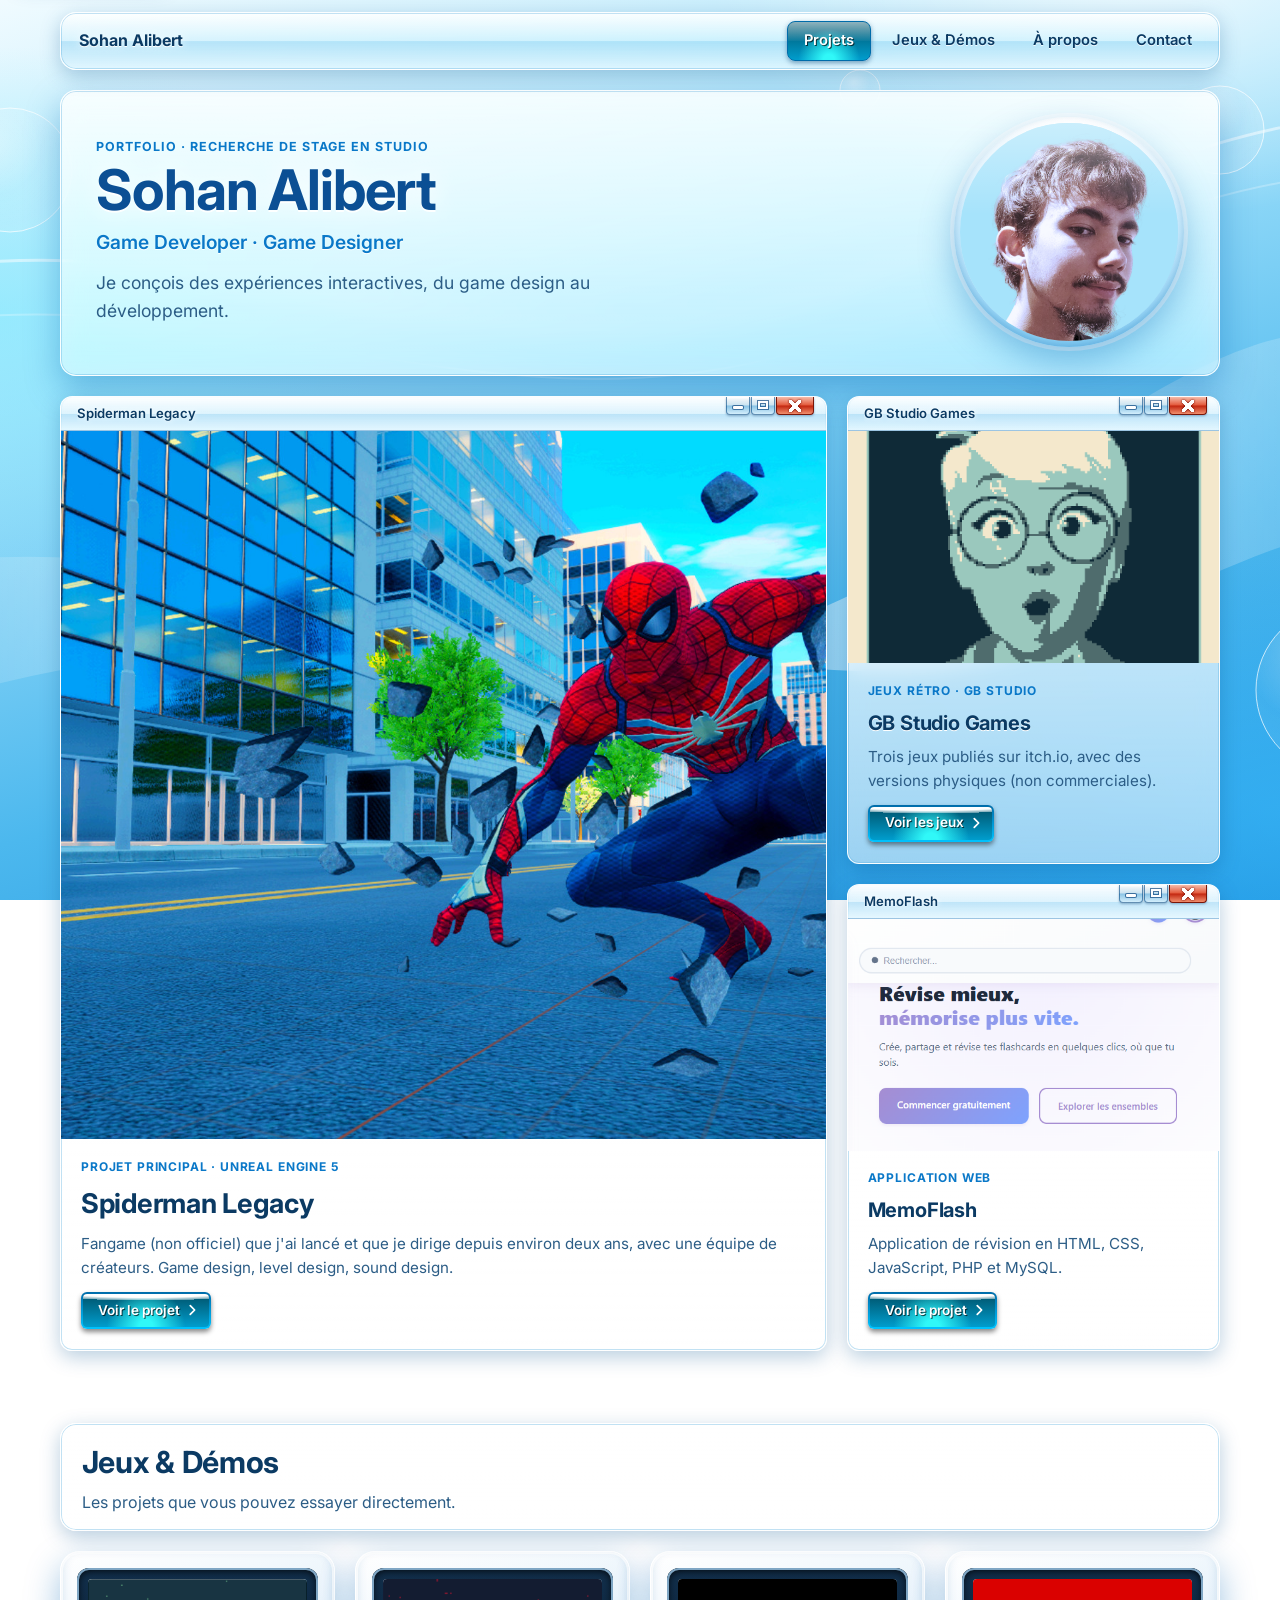
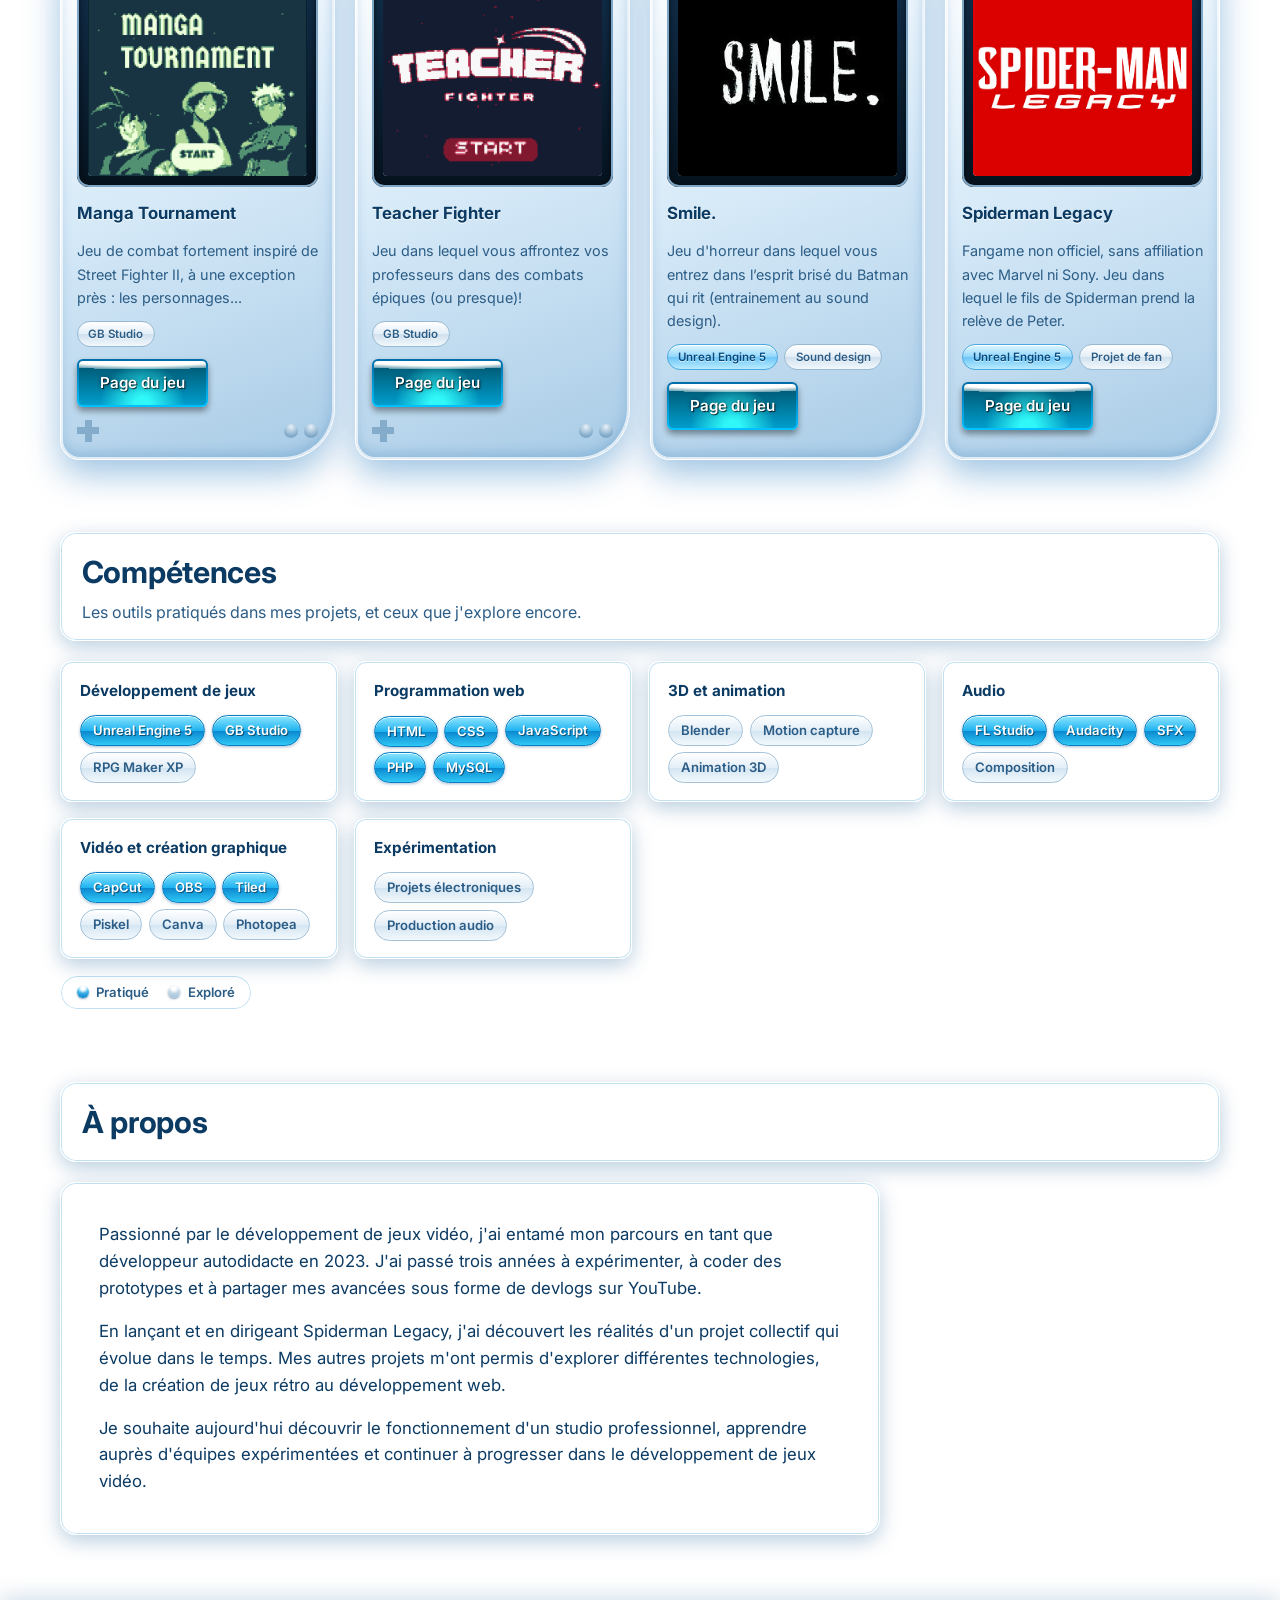
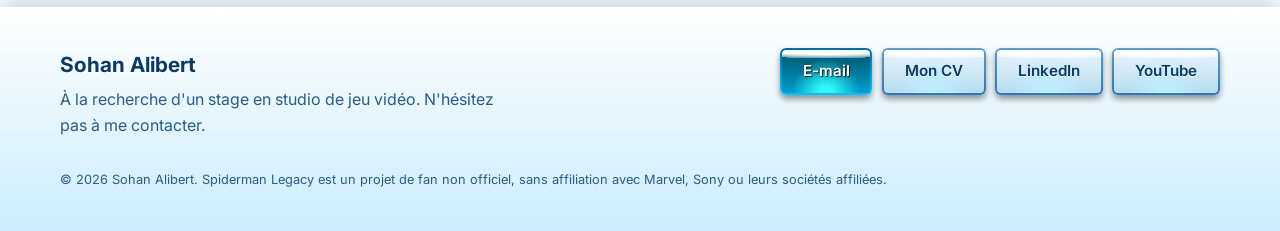
<file: index.html>
<!DOCTYPE html>
<html lang="fr">
<head>
  <meta charset="utf-8">
  <meta name="viewport" content="width=device-width, initial-scale=1">
  <title>Sohan Alibert — Game Developer · Game Designer</title>
  <meta name="description" content="Portfolio de Sohan Alibert, créateur de jeux vidéo : game design, programmation, level design et sound design. À la recherche d'un stage en studio.">
  <meta name="theme-color" content="#17181C">

  <link rel="preconnect" href="https://fonts.googleapis.com">
  <link rel="preconnect" href="https://fonts.gstatic.com" crossorigin>
  <link href="https://fonts.googleapis.com/css2?family=Inter:wght@400;500;600;700&display=swap" rel="stylesheet">
  <link rel="stylesheet" href="style.css">
  <script src="script.js" defer></script>
</head>
<body>
  <a class="skip-link" href="#projets">Aller au contenu</a>

  <header class="site-header">
    <div class="nav-bar">
      <a class="brand" href="index.html" aria-label="Sohan Alibert — accueil">
        <!--<span class="traffic" aria-hidden="true"><i></i><i></i><i></i></span>-->
        <span>Sohan Alibert</span>
      </a>
      <nav aria-label="Navigation principale">
        <ul class="nav-links" id="nav-links">
          <li><a href="#projets">Projets</a></li>
          <li><a href="#jeux">Jeux &amp; Démos</a></li>
          <li><a href="#apropos">À propos</a></li>
          <li><a href="#contact">Contact</a></li>
        </ul>
      </nav>
      <button class="nav-toggle" type="button" aria-expanded="false" aria-controls="nav-links" aria-label="Menu">
        <svg viewBox="0 0 24 24" fill="none" stroke="currentColor" stroke-width="2" stroke-linecap="round" aria-hidden="true"><path d="M4 7h16M4 12h16M4 17h16"/></svg>
      </button>
    </div>
  </header>

  <main>
    <section class="hero container" aria-labelledby="hero-title">
      <div class="hero-text">
        <p class="eyebrow">Portfolio · Recherche de stage en studio</p>
        <h1 id="hero-title">Sohan Alibert</h1>
        <p class="role">Game Developer · Game Designer</p>
        <p class="tagline">Je conçois des expériences interactives, du game design au développement.</p>
      </div>

      <!-- PHOTO : place ton image dans assets/sohan.jpg (carrée, 600×600 px suffit) -->
      <figure class="portrait">
        <img src="assets/sohan.png" alt="Portrait de Sohan Alibert" width="600" height="600" onerror="this.hidden=true">
      </figure>
    </section>

    <section id="projets" class="container" aria-label="Projets principaux">
      <div class="project-grid">

        <!-- Projet principal -->
        <article class="window project-card featured">
          <div class="window-bar" aria-hidden="true">
            <span class="traffic"><i></i><i></i><i></i></span>
            <span class="title">Spiderman Legacy</span>
          </div>
          <div class="media" data-placeholder="Image à ajouter : assets/spider-man-legacy-cover.jpg">
            <img src="assets/spider-man-legacy-cover.jpg" alt="Capture d'écran de Spider-Man: Legacy, jeu de fan sous Unreal Engine 5" loading="eager" onerror="this.hidden=true">
          </div>
          <div class="card-body">
            <span class="cat">Projet principal · Unreal Engine 5</span>
            <h3><a href="spider-man-legacy.html">Spiderman Legacy</a></h3>
            <p>Fangame (non officiel) que j'ai lancé et que je dirige depuis environ deux ans, avec une équipe de créateurs. Game design, level design, sound design.</p>
            <span class="more" aria-hidden="true">Voir le projet<svg viewBox="0 0 16 16" fill="none" stroke="currentColor" stroke-width="2" stroke-linecap="round" stroke-linejoin="round" aria-hidden="true"><path d="M6 3l5 5-5 5"/></svg></span>
          </div>
        </article>

        <article class="window project-card">
          <div class="window-bar" aria-hidden="true">
            <span class="traffic"><i></i><i></i><i></i></span>
            <span class="title">GB Studio Games</span>
          </div>
          <div class="media" data-placeholder="Image à ajouter : assets/gb-studio-cover.png">
            <img src="assets/gb-studio-cover.png" alt="Capture d'écran d'un de mes jeux GB Studio" loading="lazy" onerror="this.hidden=true">
          </div>
          <div class="card-body">
            <span class="cat">Jeux rétro · GB Studio</span>
            <h3><a href="gb-studio-games.html">GB Studio Games</a></h3>
            <p>Trois jeux publiés sur itch.io, avec des versions physiques (non commerciales).</p>
            <span class="more" aria-hidden="true">Voir les jeux<svg viewBox="0 0 16 16" fill="none" stroke="currentColor" stroke-width="2" stroke-linecap="round" stroke-linejoin="round" aria-hidden="true"><path d="M6 3l5 5-5 5"/></svg></span>
          </div>
        </article>

        <article class="window project-card">
          <div class="window-bar" aria-hidden="true">
            <span class="traffic"><i></i><i></i><i></i></span>
            <span class="title">MemoFlash</span>
          </div>
          <div class="media" data-placeholder="Image à ajouter : assets/memoflash-cover.png">
            <img src="assets/memoflash-cover.png" alt="Interface de l'application web MemoFlash" loading="lazy" onerror="this.hidden=true">
          </div>
          <div class="card-body">
            <span class="cat">Application web</span>
            <h3><a href="memoflash.html">MemoFlash</a></h3>
            <p>Application de révision en HTML, CSS, JavaScript, PHP et MySQL.</p>
            <span class="more" aria-hidden="true">Voir le projet<svg viewBox="0 0 16 16" fill="none" stroke="currentColor" stroke-width="2" stroke-linecap="round" stroke-linejoin="round" aria-hidden="true"><path d="M6 3l5 5-5 5"/></svg></span>
          </div>
        </article>
      </div>
    </section>

    <!-- ============ JEUX & DÉMOS ============ -->
    <section id="jeux" class="section container" aria-labelledby="jeux-title">
      <div class="section-head">
        <h2 id="jeux-title">Jeux &amp; Démos</h2>
        <p>Les projets que vous pouvez essayer directement.</p>
      </div>
      <div class="play-grid">

        <!-- Pour chaque jeu : remplace le titre, l'image, la description et le lien itch.io -->
        <article class="handheld">
          <div class="screen-frame">
            <div class="media" data-placeholder="Capture à ajouter : assets/gb-game-1.png">
              <img src="assets/gb-game-1.png" alt="Capture d'écran du jeu GB Studio n°1" loading="lazy" onerror="this.hidden=true">
            </div>
          </div>
          <h3>Manga Tournament</h3>
          <p>Jeu de combat fortement inspiré de Street Fighter II, à une exception près : les personnages...</p>
          <div class="badge-row"><span class="badge neutral">GB Studio</span></div>
          <!-- Si le jeu est réellement jouable dans le navigateur, ajoute : <span class="badge ok">Jouable dans le navigateur</span> -->
          <div class="btn-row"><a class="btn btn-primary" href="https://nahos-production.itch.io/manga-tournament" aria-disabled="false" target="_blank" rel="noopener noreferrer">Page du jeu</a></div>
          <div class="dpad" aria-hidden="true"><span class="cross"></span><span class="ab"><i></i><i></i></span></div>
        </article>

        <article class="handheld">
          <div class="screen-frame">
            <div class="media" data-placeholder="Capture à ajouter : assets/gb-game-2.png">
              <img src="assets/gb-game-2.png" alt="Capture d'écran du jeu GB Studio n°2" loading="lazy" onerror="this.hidden=true">
            </div>
          </div>
          <h3>Teacher Fighter</h3>
          <p>Jeu dans lequel vous affrontez vos professeurs dans des combats épiques (ou presque)!</p>
          <div class="badge-row"><span class="badge neutral">GB Studio</span></div>
          <div class="btn-row"><a class="btn btn-primary" href="https://nahos-production.itch.io/teacher-fighter" aria-disabled="false" target="_blank" rel="noopener noreferrer">Page du jeu</a></div>
          <div class="dpad" aria-hidden="true"><span class="cross"></span><span class="ab"><i></i><i></i></span></div>
        </article>

        <article class="handheld">
          <div class="screen-frame">
            <div class="media" data-placeholder="Capture à ajouter : assets/smile-LOGO.png">
              <img src="assets/smile-LOGO.png" alt="Capture d'écran du jeu GB Studio n°3" loading="lazy" onerror="this.hidden=true">
            </div>
          </div>
          <h3>Smile.</h3>
          <p>Jeu d'horreur dans lequel vous entrez dans l’esprit brisé du Batman qui rit (entrainement au sound design).</p>
          <div class="badge-row"><span class="badge">Unreal Engine 5</span><span class="badge neutral">Sound design</span></div>
          <div class="btn-row"><a class="btn btn-primary" href="https://nahos-production.itch.io/smile" aria-disabled="false" target="_blank" rel="noopener noreferrer">Page du jeu</a></div>
        </article>

        <article class="handheld">
          <div class="screen-frame">
            <div class="media" data-placeholder="Capture à ajouter : assets/sml-LOGO.png">
              <img src="assets/sml-LOGO.png" alt="Capture d'écran de Spider-Man: Legacy" loading="lazy" onerror="this.hidden=true">
            </div>
          </div>
          <h3>Spiderman Legacy</h3>
          <p>Fangame non officiel, sans affiliation avec Marvel ni Sony. Jeu dans lequel le fils de Spiderman prend la relève de Peter.</p>
          <div class="badge-row"><span class="badge">Unreal Engine 5</span><span class="badge neutral">Projet de fan</span></div>
          <div class="btn-row"><a class="btn btn-primary" href="https://nahos-production.itch.io/spiderman-legacy" aria-disabled="false" target="_blank" rel="noopener noreferrer">Page du jeu</a></div>
        </article>
      </div>
    </section>

    <!-- ============ COMPÉTENCES ============ -->
    <section id="competences" class="section container" aria-labelledby="comp-title">
      <div class="section-head">
        <h2 id="comp-title">Compétences</h2>
        <p>Les outils pratiqués dans mes projets, et ceux que j'explore encore.</p>
      </div>
      <!-- Classe "practiced" = outil pratiqué dans des projets. Sans cette classe = outil exploré.
           À ajuster par Sohan selon la réalité. -->
      <div class="skills-grid">
        <div class="skill-card">
          <h3>Développement de jeux</h3>
          <ul class="chips">
            <li class="chip practiced">Unreal Engine 5</li>
            <li class="chip practiced">GB Studio</li>
            <li class="chip">RPG Maker XP</li>
          </ul>
        </div>
        <div class="skill-card">
          <h3>Programmation web</h3>
          <ul class="chips">
            <li class="chip practiced">HTML</li>
            <li class="chip practiced">CSS</li>
            <li class="chip practiced">JavaScript</li>
            <li class="chip practiced">PHP</li>
            <li class="chip practiced">MySQL</li>
          </ul>
        </div>
        <div class="skill-card">
          <h3>3D et animation</h3>
          <ul class="chips">
            <li class="chip">Blender</li>
            <li class="chip">Motion capture</li>
            <li class="chip">Animation 3D</li>
          </ul>
        </div>
        <div class="skill-card">
          <h3>Audio</h3>
          <ul class="chips">
            <li class="chip practiced">FL Studio</li>
            <li class="chip practiced">Audacity</li>
            <li class="chip practiced">SFX</li>
            <li class="chip">Composition</li>
          </ul>
        </div>
        <div class="skill-card">
          <h3>Vidéo et création graphique</h3>
          <ul class="chips">
            <li class="chip practiced">CapCut</li>
            <li class="chip practiced">OBS</li>
            <li class="chip practiced">Tiled</li>
            <li class="chip">Piskel</li>
            <li class="chip">Canva</li>
            <li class="chip">Photopea</li>
          </ul>
        </div>
        <div class="skill-card">
          <h3>Expérimentation</h3>
          <ul class="chips">
            <li class="chip">Projets électroniques</li>
            <li class="chip">Production audio</li>
          </ul>
        </div>
      </div>
      <p class="legend"><span>Pratiqué</span><span>Exploré</span></p>
    </section>

    <!-- ============ À PROPOS ============ -->
    <section id="apropos" class="section container" aria-labelledby="about-title">
      <div class="section-head"><h2 id="about-title">À propos</h2></div>
      <div class="about">
        <p>Passionné par le développement de jeux vidéo, j'ai entamé mon parcours en tant que développeur autodidacte en 2023. J'ai passé trois années à expérimenter, à coder des prototypes et à partager mes avancées sous forme de devlogs sur YouTube.</p>
        <p>En lançant et en dirigeant Spiderman Legacy, j'ai découvert les réalités d'un projet collectif qui évolue dans le temps. Mes autres projets m'ont permis d'explorer différentes technologies, de la création de jeux rétro au développement web.</p>
        <p>Je souhaite aujourd'hui découvrir le fonctionnement d'un studio professionnel, apprendre auprès d'équipes expérimentées et continuer à progresser dans le développement de jeux vidéo.</p>
      </div>
    </section>
  </main>

  <!-- ============ CONTACT / FOOTER ============ -->
  <footer class="site-footer" id="contact">
    <div class="container">
      <div class="footer-inner">
        <div>
          <h2>Sohan Alibert</h2>
          <p>À la recherche d'un stage en studio de jeu vidéo. N'hésitez pas à me contacter.</p>
        </div>
        <div class="footer-links">
          <a class="btn btn-primary" href="mailto:alibert.sohan@gmail.com" aria-disabled="false">E-mail</a>
          <a class="btn" href="doc/CV Sohan Alibert.pdf" aria-disabled="false" target="_blank" rel="noopener noreferrer href=" download>Mon CV</a>
          <a class="btn" href="https://www.linkedin.com/in/sohan-alibert" aria-disabled="false" target="_blank" rel="noopener noreferrer">LinkedIn</a>
          <a class="btn" href="https://www.youtube.com/@NahosProduction" aria-disabled="false" target="_blank" rel="noopener noreferrer">YouTube</a>
        </div>
      </div>
      <p class="copyright">© <span data-year>2026</span> Sohan Alibert. Spiderman Legacy est un projet de fan non officiel, sans affiliation avec Marvel, Sony ou leurs sociétés affiliées.</p>
    </div>
  </footer>
</body>
</html>
</file>
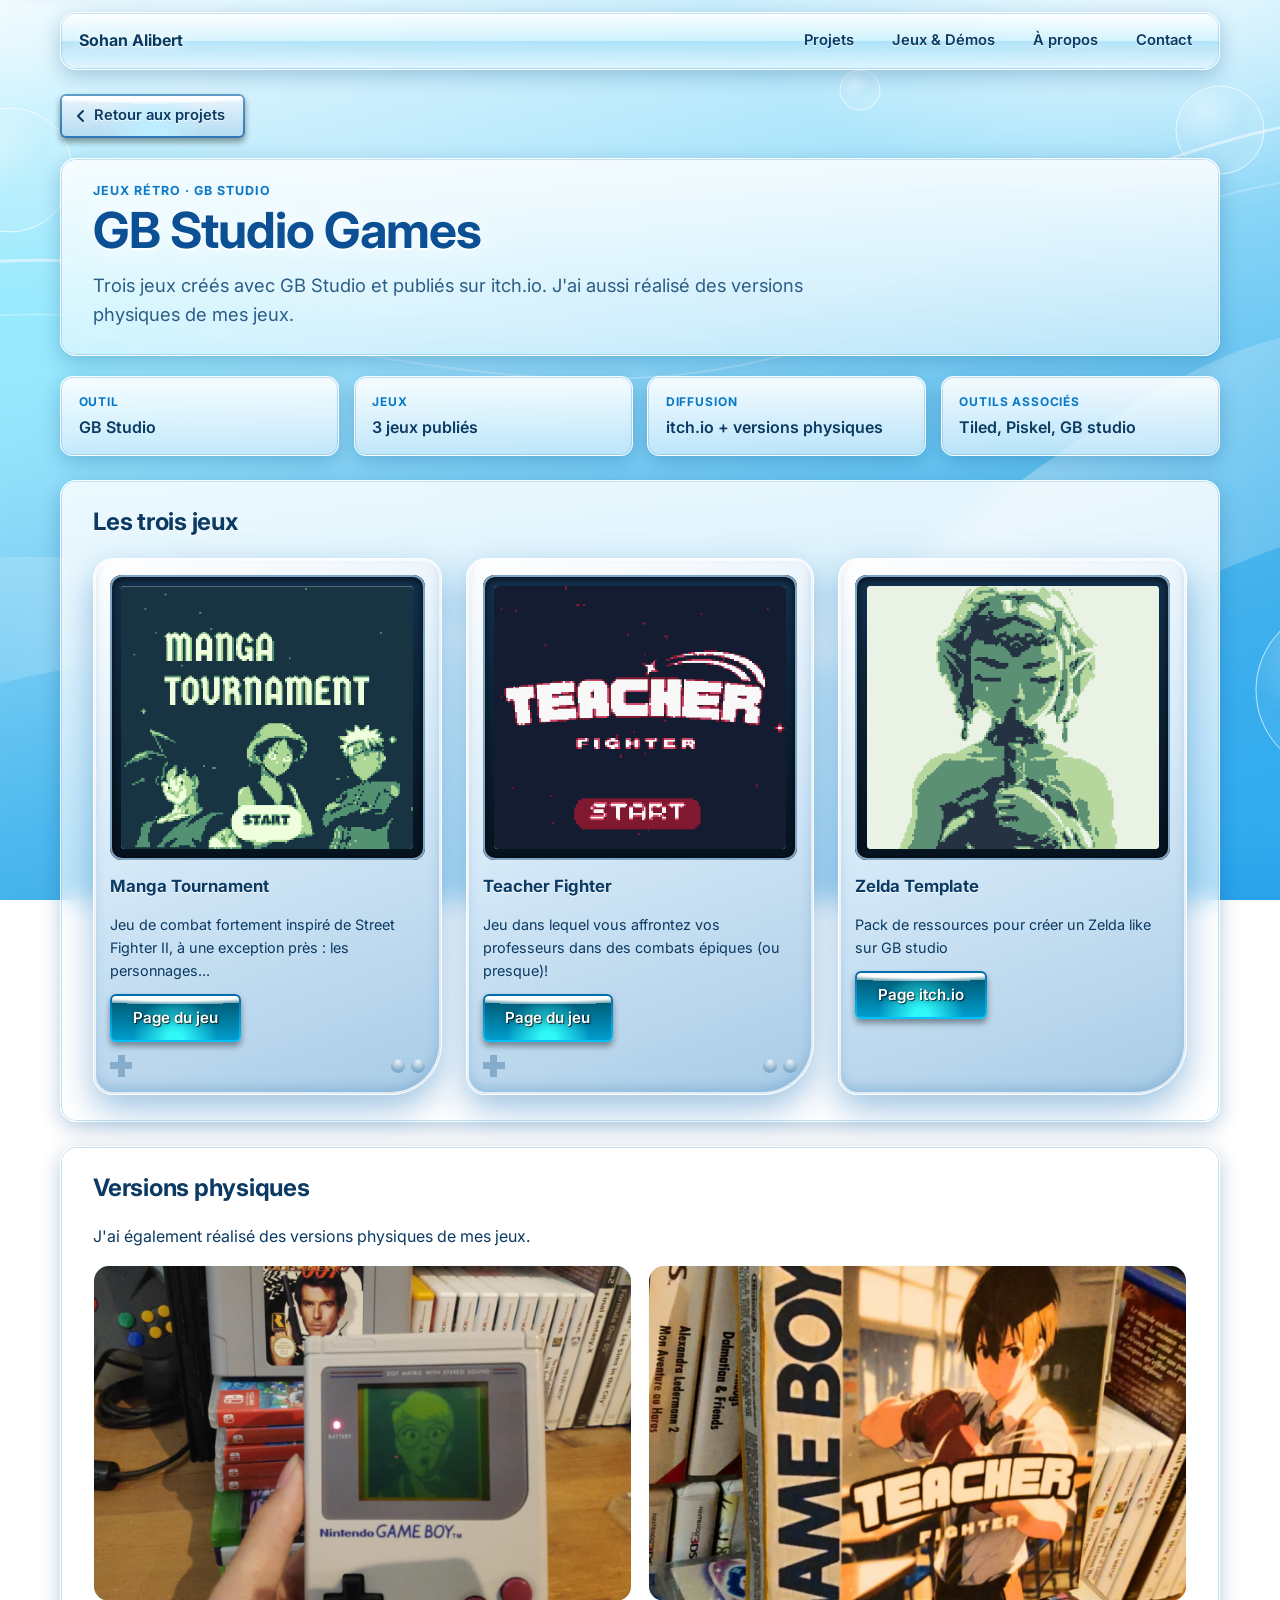
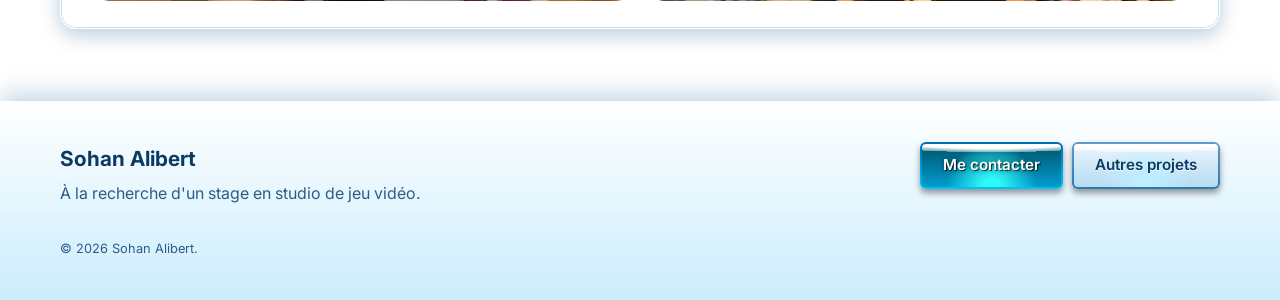
<file: gb-studio-games.html>
<!DOCTYPE html>
<html lang="fr">
<head>
  <meta charset="utf-8">
  <meta name="viewport" content="width=device-width, initial-scale=1">
  <title>GB Studio Games - Sohan Alibert</title>
  <meta name="description" content="Trois jeux rétro créés avec GB Studio par Sohan Alibert, disponibles sur itch.io, avec des versions physiques.">
  <meta name="theme-color" content="#17181C">
  <link rel="preconnect" href="https://fonts.googleapis.com">
  <link rel="preconnect" href="https://fonts.gstatic.com" crossorigin>
  <link href="https://fonts.googleapis.com/css2?family=Inter:wght@400;500;600;700&display=swap" rel="stylesheet">
  <link rel="stylesheet" href="style.css">
  <script src="script.js" defer></script>
</head>
<body>
  <a class="skip-link" href="#contenu">Aller au contenu</a>

  <header class="site-header">
    <div class="nav-bar">
      <a class="brand" href="index.html" aria-label="Sohan Alibert — accueil">
        <!--<span class="traffic" aria-hidden="true"><i></i><i></i><i></i></span>-->
        <span>Sohan Alibert</span>
      </a>
      <nav aria-label="Navigation principale">
        <ul class="nav-links" id="nav-links">
          <li><a href="index.html#projets">Projets</a></li>
          <li><a href="index.html#jeux">Jeux &amp; Démos</a></li>
          <li><a href="index.html#apropos">À propos</a></li>
          <li><a href="index.html#contact">Contact</a></li>
        </ul>
      </nav>
      <button class="nav-toggle" type="button" aria-expanded="false" aria-controls="nav-links" aria-label="Menu">
        <svg viewBox="0 0 24 24" fill="none" stroke="currentColor" stroke-width="2" stroke-linecap="round" aria-hidden="true"><path d="M4 7h16M4 12h16M4 17h16"/></svg>
      </button>
    </div>
  </header>

  <main id="contenu" class="container">
    <a class="back-link" href="index.html#projets"><svg viewBox="0 0 16 16" fill="none" stroke="currentColor" stroke-width="2" stroke-linecap="round" stroke-linejoin="round" aria-hidden="true"><path d="M10 3L5 8l5 5"/></svg>Retour aux projets</a>

    <div class="detail-title">
      <p class="eyebrow">Jeux rétro · GB Studio</p>
      <h1>GB Studio Games</h1>
      <p class="lead">Trois jeux créés avec GB Studio et publiés sur itch.io. J'ai aussi réalisé des versions physiques de mes jeux.</p>
    </div>

    <dl class="facts">
      <div class="fact"><dt>Outil</dt><dd>GB Studio</dd></div>
      <div class="fact"><dt>Jeux</dt><dd>3 jeux publiés</dd></div>
      <div class="fact"><dt>Diffusion</dt><dd>itch.io + versions physiques</dd></div>
      <div class="fact"><dt>Outils associés</dt><dd>Tiled, Piskel, GB studio</dd></div>
    </dl>

    <section class="detail-section" aria-labelledby="jeux">
      <h2 id="jeux">Les trois jeux</h2>
      <div class="gb-detail">

        <!-- Trois emplacements : titre, capture, description, lien itch.io à renseigner -->
        <article class="handheld">
          <div class="screen-frame">
            <div class="media" data-placeholder="Capture à ajouter : assets/gb-game-1.png">
              <img src="assets/gb-game-1.png" alt="Capture d'écran du jeu GB Studio n°1" loading="lazy" onerror="this.hidden=true">
            </div>
          </div>
          <h3>Manga Tournament</h3>
          <p>Jeu de combat fortement inspiré de Street Fighter II, à une exception près : les personnages...</p>
          <!-- Si jouable dans le navigateur : <div class="badge-row"><span class="badge ok">Jouable dans le navigateur</span></div> -->
          <div class="btn-row"><a class="btn btn-primary" href="https://nahos-production.itch.io/manga-tournament" aria-disabled="false" target="_blank" rel="noopener noreferrer">Page du jeu</a></div>
          <div class="dpad" aria-hidden="true"><span class="cross"></span><span class="ab"><i></i><i></i></span></div>
        </article>

        <article class="handheld">
          <div class="screen-frame">
            <div class="media" data-placeholder="Capture à ajouter : assets/gb-game-2.png">
              <img src="assets/gb-game-2.png" alt="Capture d'écran du jeu GB Studio n°2" loading="lazy" onerror="this.hidden=true">
            </div>
          </div>
          <h3>Teacher Fighter</h3>
          <p>Jeu dans lequel vous affrontez vos professeurs dans des combats épiques (ou presque)!</p>
          <div class="btn-row"><a class="btn btn-primary" href="https://nahos-production.itch.io/teacher-fighter" aria-disabled="false" target="_blank" rel="noopener noreferrer">Page du jeu</a></div>
          <div class="dpad" aria-hidden="true"><span class="cross"></span><span class="ab"><i></i><i></i></span></div>
        </article>

        <article class="handheld">
          <div class="screen-frame">
            <div class="media" data-placeholder="Capture à ajouter : assets/zleda-template.png">
              <img src="assets/zleda-template.png" alt="Capture d'écran du jeu GB Studio n°3" loading="lazy" onerror="this.hidden=true">
            </div>
          </div>
          <h3>Zelda Template</h3>
          <p>Pack de ressources pour créer un Zelda like sur GB studio</p>
          <div class="btn-row"><a class="btn btn-primary" href="https://nahos-production.itch.io/zelda-template" aria-disabled="false" target="_blank" rel="noopener noreferrer">Page itch.io</a></div>
        </article>
      </div>
    </section>

    <section class="detail-section" aria-labelledby="physique">
      <h2 id="physique">Versions physiques</h2>
      <p>J'ai également réalisé des versions physiques de mes jeux.</p>
      <div class="physical" style="margin-top:1rem">
        <div class="media" style="border-radius:16px;border:1px solid var(--border)" data-placeholder="Photo à ajouter : assets/gb-physique-1.jpg">
          <img src="assets/gb-physique-1.jpg" alt="Version physique d'un de mes jeux GB Studio" loading="lazy" onerror="this.hidden=true">
        </div>
        <div class="media" style="border-radius:16px;border:1px solid var(--border)" data-placeholder="Photo à ajouter : assets/gb-physique-2.jpg">
          <img src="assets/gb-physique-2.jpg" alt="Autre version physique d'un de mes jeux GB Studio" loading="lazy" onerror="this.hidden=true">
        </div>
      </div>
    </section>
  </main>

  <footer class="site-footer">
    <div class="container">
      <div class="footer-inner">
        <div>
          <h2>Sohan Alibert</h2>
          <p>À la recherche d'un stage en studio de jeu vidéo.</p>
        </div>
        <div class="footer-links">
          <a class="btn btn-primary" href="index.html#contact">Me contacter</a>
          <a class="btn" href="index.html#projets">Autres projets</a>
        </div>
      </div>
      <p class="copyright">© <span data-year>2026</span> Sohan Alibert.</p>
    </div>
  </footer>
</body>
</html>
</file>
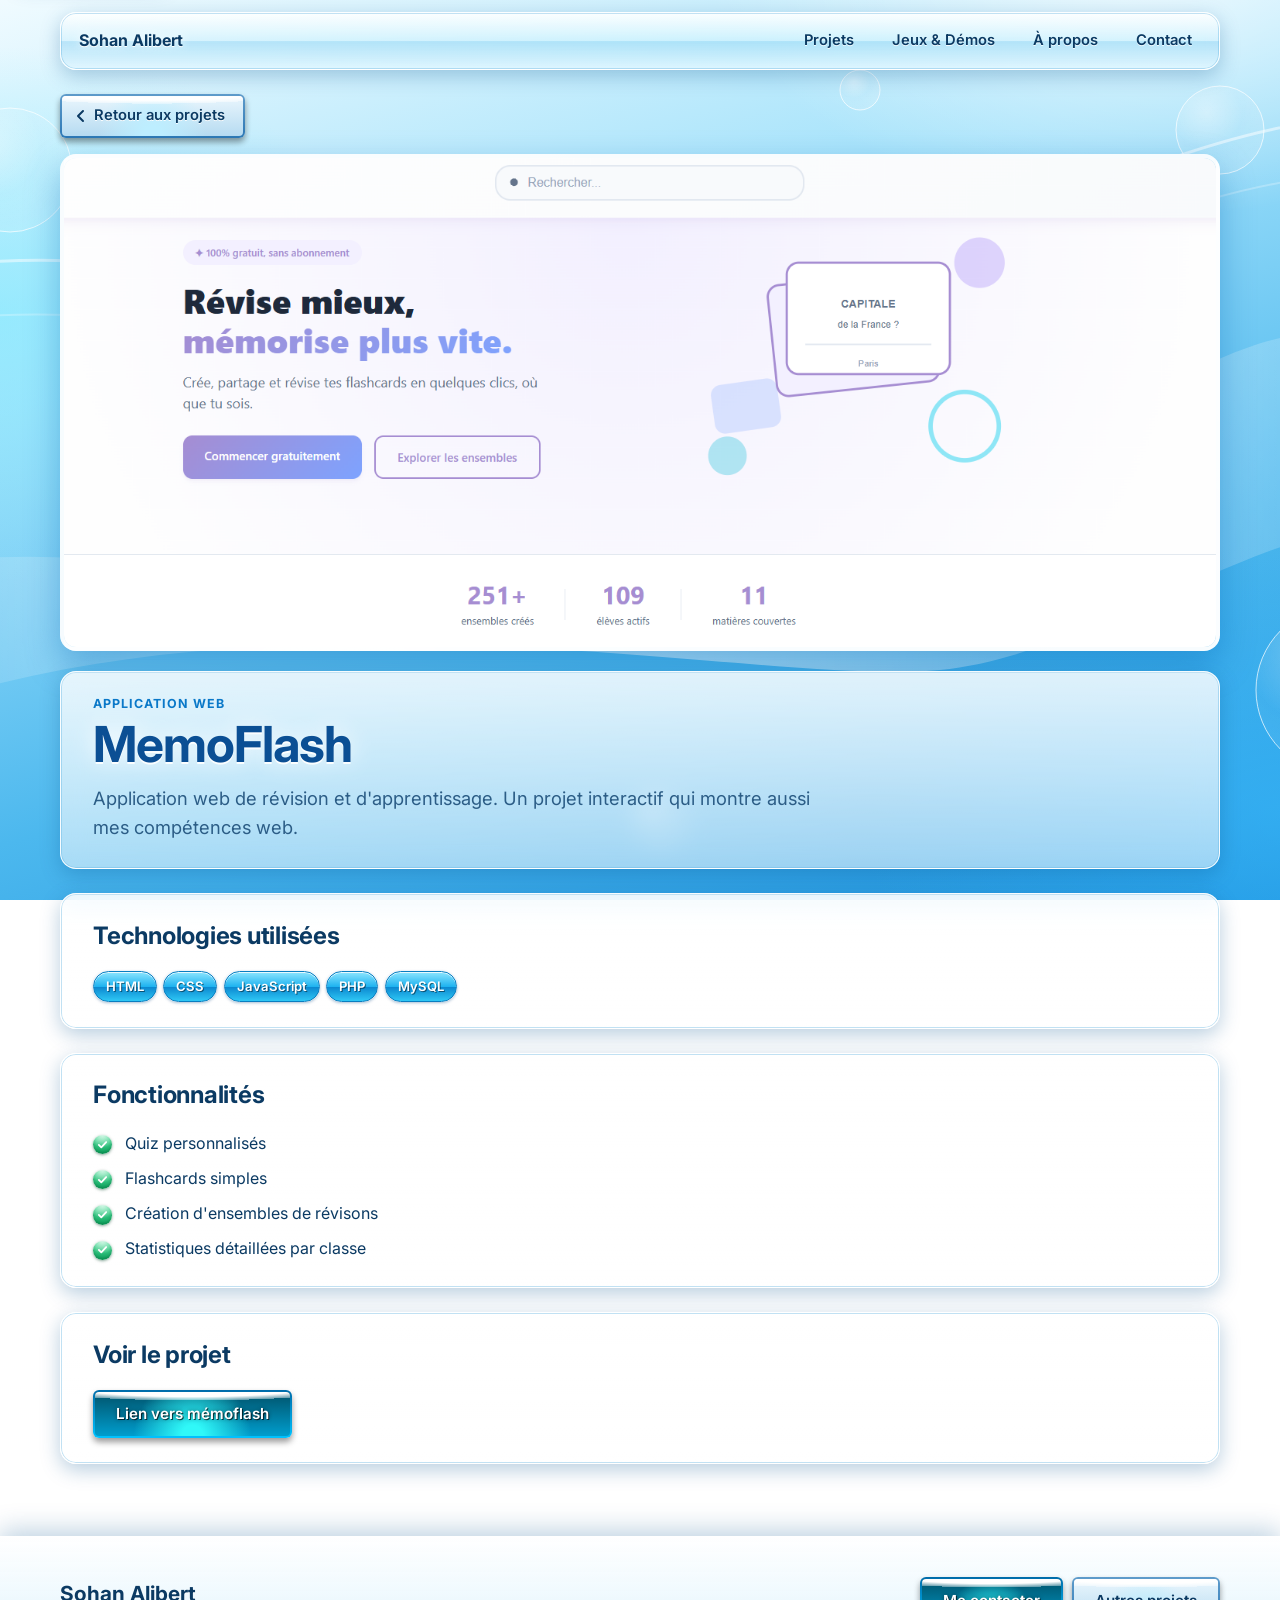
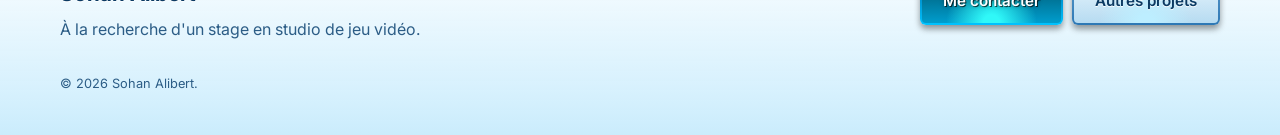
<file: memoflash.html>
<!DOCTYPE html>
<html lang="fr">
<head>
  <meta charset="utf-8">
  <meta name="viewport" content="width=device-width, initial-scale=1">
  <title>MemoFlash — Sohan Alibert</title>
  <meta name="description" content="MemoFlash, application web de révision et d'apprentissage développée par Sohan Alibert en HTML, CSS, JavaScript, PHP et MySQL.">
  <meta name="theme-color" content="#17181C">
  <link rel="preconnect" href="https://fonts.googleapis.com">
  <link rel="preconnect" href="https://fonts.gstatic.com" crossorigin>
  <link href="https://fonts.googleapis.com/css2?family=Inter:wght@400;500;600;700&display=swap" rel="stylesheet">
  <link rel="stylesheet" href="style.css">
  <script src="script.js" defer></script>
</head>
<body>
  <a class="skip-link" href="#contenu">Aller au contenu</a>

  <header class="site-header">
    <div class="nav-bar">
      <a class="brand" href="index.html" aria-label="Sohan Alibert — accueil">
        <!--<span class="traffic" aria-hidden="true"><i></i><i></i><i></i></span>-->
        <span>Sohan Alibert</span>
      </a>
      <nav aria-label="Navigation principale">
        <ul class="nav-links" id="nav-links">
          <li><a href="index.html#projets">Projets</a></li>
          <li><a href="index.html#jeux">Jeux &amp; Démos</a></li>
          <li><a href="index.html#apropos">À propos</a></li>
          <li><a href="index.html#contact">Contact</a></li>
        </ul>
      </nav>
      <button class="nav-toggle" type="button" aria-expanded="false" aria-controls="nav-links" aria-label="Menu">
        <svg viewBox="0 0 24 24" fill="none" stroke="currentColor" stroke-width="2" stroke-linecap="round" aria-hidden="true"><path d="M4 7h16M4 12h16M4 17h16"/></svg>
      </button>
    </div>
  </header>

  <main id="contenu" class="container">
    <a class="back-link" href="index.html#projets"><svg viewBox="0 0 16 16" fill="none" stroke="currentColor" stroke-width="2" stroke-linecap="round" stroke-linejoin="round" aria-hidden="true"><path d="M10 3L5 8l5 5"/></svg>Retour aux projets</a>

    <div class="detail-hero">
      <div class="media" data-placeholder="Capture de l'interface à ajouter : assets/memoflash-index.png">
        <img src="assets/memoflash-index.png" alt="Interface de l'application web MemoFlash" onerror="this.hidden=true">
      </div>
    </div>

    <div class="detail-title">
      <p class="eyebrow">Application web</p>
      <h1>MemoFlash</h1>
      <p class="lead">Application web de révision et d'apprentissage. Un projet interactif qui montre aussi mes compétences web.</p>
    </div>

    <section class="detail-section" aria-labelledby="techs">
      <h2 id="techs">Technologies utilisées</h2>
      <ul class="chips">
        <li class="chip practiced">HTML</li>
        <li class="chip practiced">CSS</li>
        <li class="chip practiced">JavaScript</li>
        <li class="chip practiced">PHP</li>
        <li class="chip practiced">MySQL</li>
      </ul>
    </section>

    <section class="detail-section" aria-labelledby="fonctions">
      <h2 id="fonctions">Fonctionnalités</h2>
      <ul class="check-list">
        <li>Quiz personnalisés</li>
        <li>Flashcards simples</li>
        <li>Création d'ensembles de révisons</li>
        <li>Statistiques détaillées par classe</li>
      </ul>
    </section>

    <section class="detail-section" aria-labelledby="lien">
      <h2 id="lien">Voir le projet</h2>
      <div class="btn-row">
        <a class="btn btn-primary" href="https://memoflash.fr/" aria-disabled="false" target="_blank" rel="noopener noreferrer">Lien vers mémoflash</a>
      </div>
    </section>
  </main>

  <footer class="site-footer">
    <div class="container">
      <div class="footer-inner">
        <div>
          <h2>Sohan Alibert</h2>
          <p>À la recherche d'un stage en studio de jeu vidéo.</p>
        </div>
        <div class="footer-links">
          <a class="btn btn-primary" href="index.html#contact">Me contacter</a>
          <a class="btn" href="index.html#projets">Autres projets</a>
        </div>
      </div>
      <p class="copyright">© <span data-year>2026</span> Sohan Alibert.</p>
    </div>
  </footer>
</body>
</html>
</file>
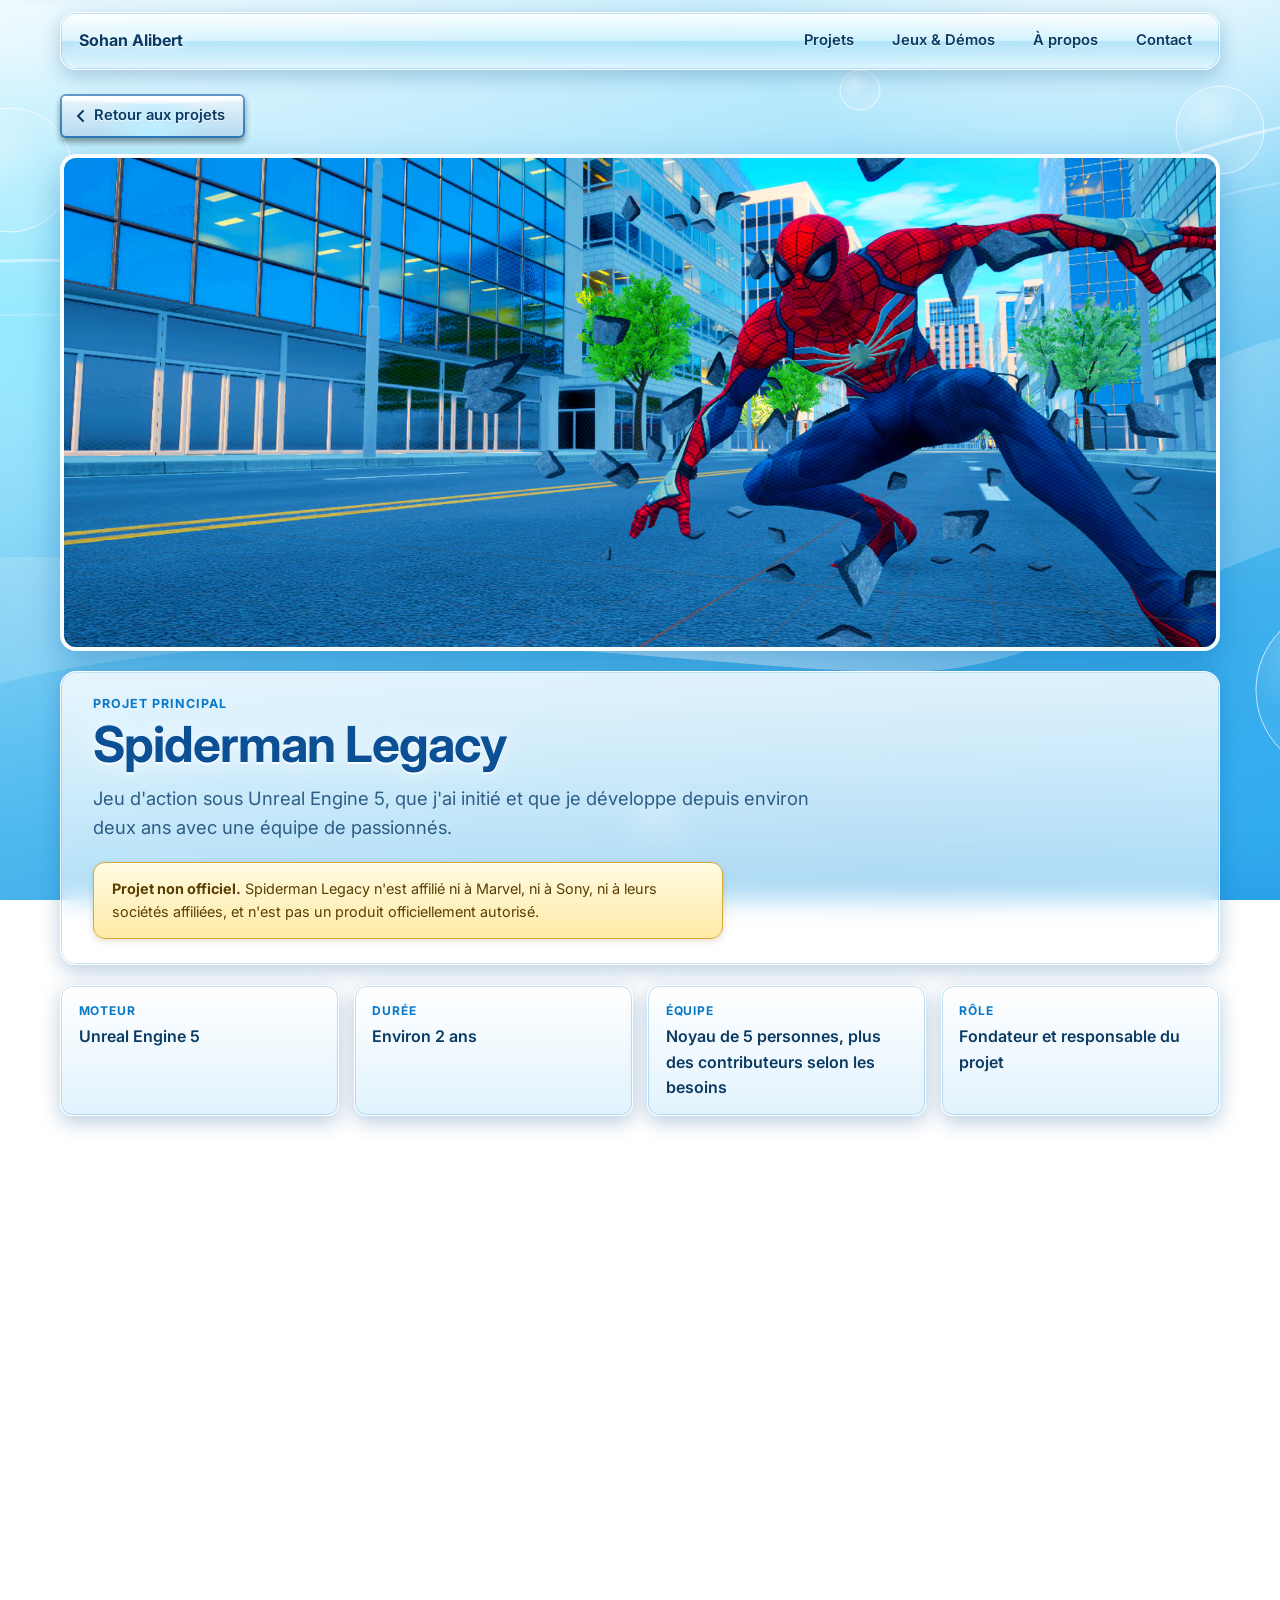
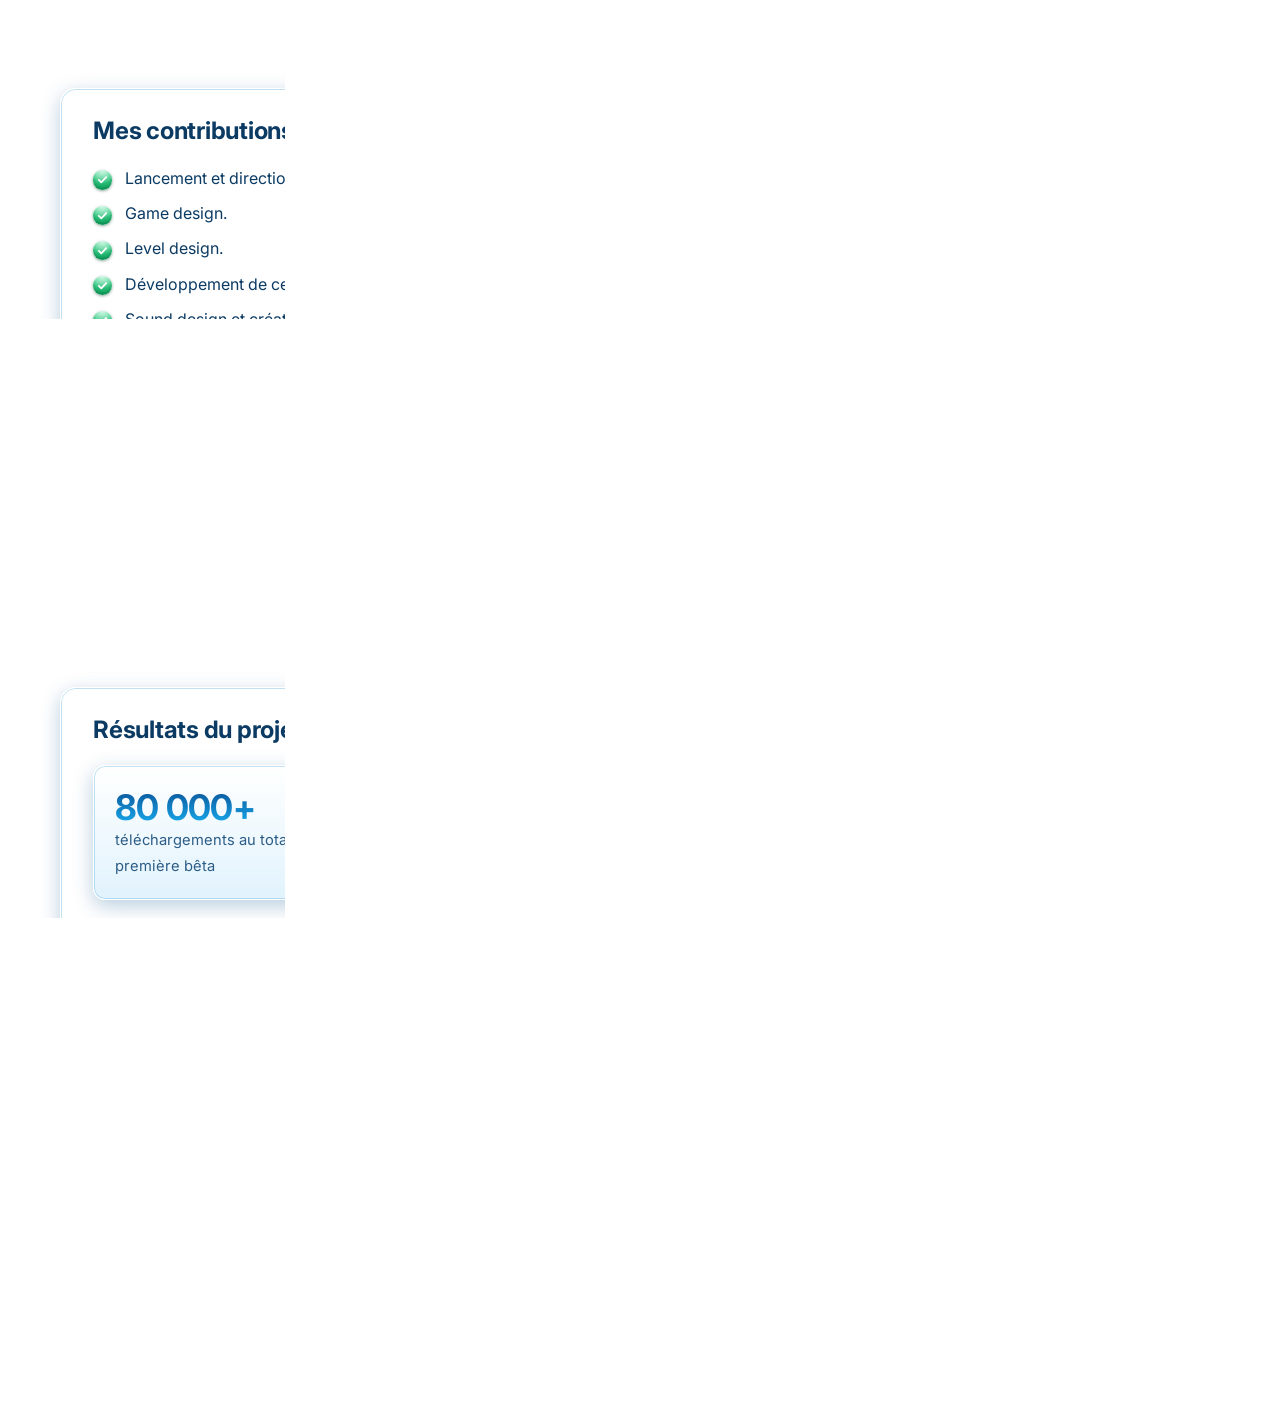
<file: spider-man-legacy.html>
<!DOCTYPE html>
<html lang="fr">
<head>
  <meta charset="utf-8">
  <meta name="viewport" content="width=device-width, initial-scale=1">
  <title>Spiderman Legacy - Sohan Alibert</title>
  <meta name="description" content="Spiderman Legacy, fangame non officiel sous Unreal Engine 5, lancé et dirigé par Sohan Alibert avec une équipe de créateurs.">
  <meta name="theme-color" content="#17181C">
  <link rel="preconnect" href="https://fonts.googleapis.com">
  <link rel="preconnect" href="https://fonts.gstatic.com" crossorigin>
  <link href="https://fonts.googleapis.com/css2?family=Inter:wght@400;500;600;700&display=swap" rel="stylesheet">
  <link rel="stylesheet" href="style.css">
  <script src="script.js" defer></script>
</head>
<body>
  <a class="skip-link" href="#contenu">Aller au contenu</a>

  <header class="site-header">
    <div class="nav-bar">
      <a class="brand" href="index.html" aria-label="Sohan Alibert — accueil">
        <!--<span class="traffic" aria-hidden="true"><i></i><i></i><i></i></span>-->
        <span>Sohan Alibert</span>
      </a>
      <nav aria-label="Navigation principale">
        <ul class="nav-links" id="nav-links">
          <li><a href="index.html#projets">Projets</a></li>
          <li><a href="index.html#jeux">Jeux &amp; Démos</a></li>
          <li><a href="index.html#apropos">À propos</a></li>
          <li><a href="index.html#contact">Contact</a></li>
        </ul>
      </nav>
      <button class="nav-toggle" type="button" aria-expanded="false" aria-controls="nav-links" aria-label="Menu">
        <svg viewBox="0 0 24 24" fill="none" stroke="currentColor" stroke-width="2" stroke-linecap="round" aria-hidden="true"><path d="M4 7h16M4 12h16M4 17h16"/></svg>
      </button>
    </div>
  </header>

  <main id="contenu" class="container">
    <a class="back-link" href="index.html#projets"><svg viewBox="0 0 16 16" fill="none" stroke="currentColor" stroke-width="2" stroke-linecap="round" stroke-linejoin="round" aria-hidden="true"><path d="M10 3L5 8l5 5"/></svg>Retour aux projets</a>

    <div class="detail-hero">
      <div class="media" data-placeholder="Image d'introduction à ajouter : assets/spider-man-legacy-cover.jpg">
        <img src="assets/spider-man-legacy-cover.jpg" alt="Image d'introduction de Spiderman: Legacy" onerror="this.hidden=true">
      </div>
    </div>

    <div class="detail-title">
      <p class="eyebrow">Projet principal</p>
      <h1>Spiderman Legacy</h1>
      <p class="lead">Jeu d'action sous Unreal Engine 5, que j'ai initié et que je développe depuis environ deux ans avec une équipe de passionnés.</p>
      <p class="notice"><strong>Projet non officiel.</strong> Spiderman Legacy n'est affilié ni à Marvel, ni à Sony, ni à leurs sociétés affiliées, et n'est pas un produit officiellement autorisé.</p>
    </div>

    <dl class="facts">
      <div class="fact"><dt>Moteur</dt><dd>Unreal Engine 5</dd></div>
      <div class="fact"><dt>Durée</dt><dd>Environ 2 ans</dd></div>
      <div class="fact"><dt>Équipe</dt><dd>Noyau de 5 personnes, plus des contributeurs selon les besoins</dd></div>
      <div class="fact"><dt>Rôle</dt><dd>Fondateur et responsable du projet</dd></div>
    </dl>

    <section class="detail-section" aria-labelledby="galerie">
      <h2 id="galerie">Galerie</h2>
      <div class="gallery-wrap" data-gallery>
        <div class="gallery-controls">
          <button class="icon-btn" type="button" data-dir="-1" aria-label="Captures précédentes">←</button>
          <button class="icon-btn" type="button" data-dir="1" aria-label="Captures suivantes">→</button>
        </div>
        <!-- Ajoute ou retire des <figure>. Une image absente laisse simplement l'emplacement visible. -->
        <div class="gallery" tabindex="0" aria-label="Captures d'écran de Spider-Man: Legacy">
          <figure>
            <div class="media" data-placeholder="assets/spider-man-legacy-1.jpg"><img src="assets/spider-man-legacy-1.jpg" alt="Capture d'écran n°1 de Spider-Man: Legacy" loading="lazy" onerror="this.hidden=true"></div>
          </figure>
          <figure>
            <div class="media" data-placeholder="assets/spider-man-legacy-2.jpg"><img src="assets/spider-man-legacy-2.jpg" alt="Capture d'écran n°2 de Spider-Man: Legacy" loading="lazy" onerror="this.hidden=true"></div>
          </figure>
          <figure>
            <div class="media" data-placeholder="assets/spider-man-legacy-3.jpg"><img src="assets/spider-man-legacy-3.jpg" alt="Capture d'écran n°3 de Spider-Man: Legacy" loading="lazy" onerror="this.hidden=true"></div>
          </figure>
          <figure>
            <div class="media" data-placeholder="assets/spider-man-legacy-4.jpg"><img src="assets/spider-man-legacy-4.jpg" alt="Capture d'écran n°4 de Spider-Man: Legacy" loading="lazy" onerror="this.hidden=true"></div>
          </figure>
        </div>
      </div>
    </section>

    <section class="detail-section" aria-labelledby="contrib">
      <h2 id="contrib">Mes contributions</h2>
      <ul class="check-list">
        <li>Lancement et direction du projet.</li>
        <li>Game design.</li>
        <li>Level design.</li>
        <li>Développement de certaines fonctionnalités.</li>
        <li>Sound design et création des effets sonores.</li>
        <li>Participation à la préparation des mises à jour et à l'évolution du jeu.</li>
      </ul>
    </section>

    <section class="detail-section" aria-labelledby="equipe">
      <h2 id="equipe">Un travail d'équipe</h2>
      <p>Spiderman Legacy est une création collective. Le noyau de l'équipe compte cinq personnes, rejointes par d'autres contributeurs selon les besoins du projet.</p>
      <p>D'autres membres ont notamment contribué aux aspects artistiques, techniques, à l'interface et à l'adaptation mobile. J'ai lancé le projet et j'en assure la direction, ce qui m'a appris à coordonner une équipe et à faire évoluer un jeu dans la durée.</p>
    </section>

    <section class="detail-section" aria-labelledby="resultats">
      <h2 id="resultats">Résultats du projet</h2>
      <div class="stats">
        <div class="stat"><strong>80 000+</strong><span>téléchargements au total depuis la première bêta</span></div>
        <div class="stat"><strong>10 000+</strong><span>téléchargements le premier jour de la dernière mise à jour</span></div>
        <div class="stat"><strong>21 002</strong><span>téléchargements de la version mobile en trois jours</span></div>
      </div>

      <p class="fine-print">Les statistiques du projet que je rapporte ici datent du 21/10/2026</p>
    </section>

    <section class="detail-section" aria-labelledby="lien">
      <h2 id="lien">Découvrir le jeu</h2>
      <div class="btn-row">
        <a class="btn btn-primary" href="https://nahos-production.itch.io/spiderman-legacy" aria-disabled="false" target="_blank" rel="noopener noreferrer">Page du jeu</a>
      </div>
    </section>
  </main>

  <footer class="site-footer">
    <div class="container">
      <div class="footer-inner">
        <div>
          <h2>Sohan Alibert</h2>
          <p>À la recherche d'un stage en studio de jeu vidéo.</p>
        </div>
        <div class="footer-links">
          <a class="btn btn-primary" href="index.html#contact">Me contacter</a>
          <a class="btn" href="index.html#projets">Autres projets</a>
        </div>
      </div>
      <p class="copyright">© <span data-year>2026</span> Sohan Alibert. Spider-Man: Legacy est un projet de fan non officiel, sans affiliation avec Marvel, Sony ou leurs sociétés affiliées.</p>
    </div>
  </footer>
</body>
</html>
</file>
<file: style.css>
/* ==========================================================================
   Portfolio — Sohan Alibert
   Style FRUTIGER AERO (2004-2013) : verre brillant, bleu lumineux, reflets,
   boutons « gel », bulles et ciel. Tout se règle depuis les variables ci-dessous.
   ========================================================================== */

/* 1. VARIABLES ------------------------------------------------------------ */
:root {
  /* Encres (textes) */
  --ink: #0b3a63;
  --ink-2: #2c5d86;
  --blue: #0a78c8;

  /* Bleus Aero */
  --aqua: #30f8f8;
  --sky-1: #f0fbff;
  --sky-2: #a6e3fb;
  --sky-3: #4cb8ee;
  --sky-4: #1f93de;

  /* Verre */
  --glass: linear-gradient(rgba(255, 255, 255, 0.84), rgba(255, 255, 255, 0.52));
  --glass-bar: linear-gradient(rgba(255, 255, 255, 0.92), rgba(215, 241, 253, 0.7) 50%, rgba(170, 220, 246, 0.72) 51%, rgba(226, 246, 255, 0.88));
  --tile: linear-gradient(rgba(255, 255, 255, 0.92), rgba(214, 238, 252, 0.72));
  --border: rgba(255, 255, 255, 0.9);          /* utilisé aussi dans gb-studio-games.html */
  --rim: inset 0 0 0 1px rgba(100, 180, 225, 0.4), inset 0 1px 0 #fff;

  --radius-s: 8px;
  --radius-m: 12px;
  --radius-l: 16px;
  --radius-pill: 999px;

  --shadow: 0 6px 20px rgba(0, 80, 140, 0.28);
  --shadow-lg: 0 14px 34px rgba(0, 100, 180, 0.38);

  --space-3: 1.5rem;
  --space-4: 2.5rem;
  --space-5: 4.5rem;

  --font: "Segoe UI", Frutiger, "Frutiger Linotype", "Myriad Pro", "Lucida Grande", Tahoma, Inter, sans-serif;
  --ease: cubic-bezier(0.22, 0.61, 0.36, 1);
  --max: 1160px;
}

/* 2. BASE : ciel, traînées lumineuses et bulles ---------------------------- */
*, *::before, *::after { box-sizing: border-box; }

html { scroll-behavior: smooth; scroll-padding-top: 90px; -webkit-text-size-adjust: 100%; }

body {
  margin: 0;
  font-family: var(--font);
  font-size: 1rem;
  line-height: 1.6;
  color: var(--ink);
  background:
    radial-gradient(60vmax 40vmax at 90% -10%, rgba(255, 255, 255, 0.9), transparent 60%),
    radial-gradient(50vmax 35vmax at 0% 35%, rgba(130, 235, 255, 0.6), transparent 60%),
    radial-gradient(55vmax 35vmax at 100% 90%, rgba(60, 190, 255, 0.5), transparent 60%),
    linear-gradient(165deg, var(--sky-1) 0%, var(--sky-2) 32%, var(--sky-3) 68%, var(--sky-4) 100%);
  background-attachment: fixed;
  overflow-x: hidden;
}

/* Voiles lumineux et bulles, fixes derrière le contenu */
body::before {
  content: "";
  position: fixed; inset: 0; z-index: -1; pointer-events: none;
  background: url("data:image/svg+xml,<svg xmlns='http://www.w3.org/2000/svg' viewBox='0 0 1600 900' preserveAspectRatio='xMidYMid slice'><defs><linearGradient id='a' x1='0' y1='0' x2='1' y2='0'><stop offset='0' stop-color='%23fff' stop-opacity='0'/><stop offset='.5' stop-color='%23fff' stop-opacity='.55'/><stop offset='1' stop-color='%23fff' stop-opacity='0'/></linearGradient><radialGradient id='b' cx='.35' cy='.3' r='.8'><stop offset='0' stop-color='%23fff' stop-opacity='.9'/><stop offset='.5' stop-color='%23fff' stop-opacity='.15'/><stop offset='1' stop-color='%23fff' stop-opacity='.35'/></radialGradient></defs><path d='M-100 640 C 300 380 700 840 1100 540 S 1500 320 1750 440 L1750 540 C1500 440 1300 650 1100 670 S 300 540 -100 790Z' fill='url(%23a)'/><path d='M-100 330 C 300 130 620 440 1020 280 S 1500 70 1750 170' fill='none' stroke='%23fff' stroke-opacity='.5' stroke-width='3'/><path d='M-100 380 C 300 190 620 490 1020 330 S 1500 130 1750 230' fill='none' stroke='%23fff' stroke-opacity='.25' stroke-width='2'/><g stroke='%23fff' stroke-opacity='.7' fill='url(%23b)'><circle cx='170' cy='170' r='62' fill-opacity='.35'/><circle cx='1380' cy='130' r='44' fill-opacity='.4'/><circle cx='1500' cy='690' r='84' fill-opacity='.3'/><circle cx='120' cy='760' r='38' fill-opacity='.4'/><circle cx='820' cy='820' r='26' fill-opacity='.45'/><circle cx='1020' cy='90' r='20' fill-opacity='.45'/></g></svg>") center / cover no-repeat;
}

img { max-width: 100%; display: block; }
img[hidden] { display: none; } /* image absente : on garde l'emplacement de secours */
a { color: inherit; text-decoration: none; }
h1, h2, h3, p { margin: 0; }
ul { margin: 0; padding: 0; list-style: none; }

:focus-visible { outline: 3px solid #003a78; outline-offset: 3px; border-radius: 6px; }

.container { width: min(var(--max), 100% - 2.5rem); margin-inline: auto; }

.skip-link {
  position: absolute; left: 1rem; top: -4rem; z-index: 100;
  background: #fff; color: var(--ink); padding: 0.6rem 1rem; border-radius: var(--radius-s);
  box-shadow: var(--shadow);
}
.skip-link:focus { top: 1rem; }

.section { padding-block: var(--space-5) 0; }

/* Titre de section = bandeau de verre */
.section-head {
  margin-bottom: 1.25rem; padding: 0.9rem 1.3rem;
  background: var(--glass); border: 1px solid var(--border); border-radius: var(--radius-l);
  box-shadow: var(--shadow), var(--rim);
  -webkit-backdrop-filter: blur(12px) saturate(150%); backdrop-filter: blur(12px) saturate(150%);
}
.section-head h2 { font-size: clamp(1.4rem, 2.4vw, 1.9rem); letter-spacing: -0.01em; text-shadow: 0 1px 0 #fff; }
.section-head p { color: var(--ink-2); margin-top: 0.2rem; max-width: 60ch; }

.eyebrow { font-size: 0.78rem; font-weight: 700; letter-spacing: 0.08em; text-transform: uppercase; color: var(--blue); }

/* 3. NAVIGATION : barre de verre ------------------------------------------ */
.site-header { position: sticky; top: 0.75rem; z-index: 50; width: min(var(--max), 100% - 1.5rem); margin: 0.75rem auto 0; }

.nav-bar {
  display: flex; align-items: center; justify-content: space-between; gap: 1rem;
  padding: 0.5rem 0.6rem 0.5rem 1.1rem;
  background: var(--glass-bar);
  border: 1px solid var(--border); border-radius: var(--radius-l);
  box-shadow: var(--shadow), var(--rim);
  -webkit-backdrop-filter: blur(14px) saturate(160%); backdrop-filter: blur(14px) saturate(160%);
  transition: box-shadow 0.3s var(--ease);
}
.site-header.is-scrolled .nav-bar { box-shadow: 0 10px 28px rgba(0, 70, 130, 0.42), var(--rim); }

.brand { display: flex; align-items: center; gap: 0.65rem; font-weight: 700; color: var(--ink); text-shadow: 0 1px 0 #fff, 0 0 8px #fff; }

/* Dans la marque : trois petites bulles brillantes */
.traffic { display: inline-flex; gap: 5px; }
.traffic i { display: block; }
.brand .traffic i {
  width: 14px; height: 14px; border-radius: 50%;
  background: radial-gradient(circle at 50% 18%, #fff 0 16%, rgba(255, 255, 255, 0) 46%), linear-gradient(var(--o1), var(--o2));
  box-shadow: 0 1px 3px rgba(0, 60, 110, 0.5), inset 0 -2px 3px rgba(0, 40, 90, 0.25);
}
.brand .traffic i:nth-child(1) { --o1: #7ff4ff; --o2: #00a6d6; }
.brand .traffic i:nth-child(2) { --o1: #6fb6ff; --o2: #0a58d0; }
.brand .traffic i:nth-child(3) { --o1: #9bf5b4; --o2: #17a64a; }

.nav-links { display: flex; gap: 0.25rem; }
.nav-links a {
  position: relative; isolation: isolate; overflow: hidden; display: block;
  padding: 0.45rem 1rem; border-radius: var(--radius-s);
  font-size: 0.92rem; font-weight: 600; color: var(--ink); text-shadow: 0 1px 0 rgba(255, 255, 255, 0.8);
  border: 1px solid transparent;
  transition: background 0.25s var(--ease), border-color 0.25s var(--ease), box-shadow 0.25s var(--ease), color 0.25s var(--ease);
}
.nav-links a::before { /* reflet */
  content: ""; position: absolute; z-index: -1; inset: 0 0 50% 0;
  background: linear-gradient(rgba(255, 255, 255, 0.7), rgba(255, 255, 255, 0.05));
  opacity: 0; transition: opacity 0.25s var(--ease);
}
.nav-links a:hover {
  background: linear-gradient(#f4fbff, #d2ecfb 50%, #b4ddf4 51%, #e0f4ff);
  border-color: #7fb8dc; box-shadow: 0 1px 4px rgba(0, 60, 110, 0.3), inset 0 1px 0 #fff;
}
.nav-links a:hover::before { opacity: 1; }
.nav-links a[aria-current="true"] {
  color: #fff; text-shadow: 1px 1px #000a; border-color: #006caa;
  background: radial-gradient(circle at 50% 100%, var(--aqua) 10%, #30f8f800 55%), linear-gradient(#00526a, #009dcd);
  box-shadow: 0 2px 5px rgba(0, 60, 110, 0.45);
}
.nav-links a[aria-current="true"]::before { opacity: 0.8; }

/* 4. BOUTONS « GEL » (d'après .frutiger-button) -------------------------- *
 * Un seul élément <a class="btn"> : le bord dégradé, le fond sombre avec
 * lueur aqua, le reflet blanc et le balayage de lumière sont tous en CSS.   */
.btn {
  /* Variante par défaut : verre argenté bleuté */
  --glow: #bdeeff; --in1: #eaf6fd; --in2: #b6dbf1; --b1: #5f9ccb; --b2: #2d78b5;
  position: relative; isolation: isolate; overflow: hidden;
  display: inline-flex; align-items: center; gap: 0.5rem;
  min-height: 44px; padding: 0.6rem 1.3rem;
  font: inherit; font-size: 0.95rem; font-weight: 600;
  color: var(--ink); text-shadow: 0 1px 0 rgba(255, 255, 255, 0.9);
  border: 2px solid transparent; border-radius: 6px; cursor: pointer;
  background:
    radial-gradient(circle at 50% 100%, var(--glow) 10%, #0000 55%) padding-box,
    linear-gradient(var(--in1), var(--in2)) padding-box,
    linear-gradient(var(--b1), var(--b2)) border-box;
  box-shadow: 0 4px 6px #0006, inset 0 2px 8px -2px #0000;
  transition: box-shadow 0.3s, filter 0.3s, transform 0.15s;
}
/* Variante principale : le bleu vif du modèle */
.btn-primary {
  --glow: #30f8f8; --in1: #00526a; --in2: #009dcd; --b1: #006caa; --b2: #00c3ff;
  color: #fff; text-shadow: 1px 1px #000a, 0 0 4px #0007;
}

.btn::before, .card-body .more::before { /* reflet blanc du haut */
  content: ""; position: absolute; z-index: -1; inset: 0 -8em; border-radius: inherit;
  background: radial-gradient(ellipse 60% 50% at 50% -12%, #fff 45%, #fff6 62%, #fff0 62%);
  transition: opacity 0.3s;
}
.btn::after, .card-body .more::after { /* balayage de lumière */
  content: ""; position: absolute; z-index: -1; inset: 0;
  background: linear-gradient(-65deg, #0000 40%, #fff7 50%, #0000 70%) 130% 0 / 200% 100% no-repeat;
  opacity: 0;
}
.btn:hover::after, .btn:focus-visible::after, .btn-primary::after { animation: aero-shine 3s ease infinite; }
@keyframes aero-shine {
  0% { background-position: 130% 0; opacity: 1; }
  100% { background-position: -166% 0; opacity: 0; }
}

.btn:hover { box-shadow: 0 6px 12px #0008, inset 0 2px 8px -2px #0000; filter: brightness(1.07); }
.btn:active { box-shadow: 0 0 0 0 #0000, inset 0 2px 8px -2px #000a; transform: translateY(1px); }
.btn:active::before { opacity: 0.55; }

/* Lien pas encore renseigné : voir script.js */
.btn[aria-disabled="true"] { filter: saturate(0.4) opacity(0.75); cursor: not-allowed; outline: 1px dashed rgba(0, 60, 120, 0.7); outline-offset: 2px; }
.btn[aria-disabled="true"]:hover { filter: saturate(0.4) opacity(0.75); box-shadow: 0 4px 6px #0006, inset 0 2px 8px -2px #0000; }
.btn[aria-disabled="true"]::after { animation: none; }
.btn-row { display: flex; flex-wrap: wrap; gap: 0.6rem; }

/* Boutons ronds « flèche » (d'après .aero-arrow) : galerie et menu mobile */
.icon-btn, .nav-toggle {
  position: relative; isolation: isolate; display: inline-grid; place-items: center;
  width: 44px; height: 44px; padding: 0; border-radius: 50%; cursor: pointer;
  border: 1px solid #4d7bbf; color: #fff;
  background: linear-gradient(#0000 50%, #042c8b 50%, #80f1f9), radial-gradient(circle, #3069b2, #bbc6e0 70.7%);
  box-shadow: 0 3px 6px rgba(0, 40, 100, 0.4);
}
.icon-btn { font-size: 0; } /* le texte ← → reste dans le HTML pour les lecteurs d'écran, la flèche est dessinée ci-dessous */
.icon-btn::before, .nav-toggle::before { /* état survol */
  content: ""; position: absolute; inset: 0; z-index: -1; border-radius: inherit;
  background: linear-gradient(#0000 50%, #013c97 50%, #a3fcff), radial-gradient(circle, #3889e0, #c7d9f2 70.7%);
  opacity: 0; transition: 0.5s all;
}
.icon-btn:hover::before, .nav-toggle:hover::before, .nav-toggle[aria-expanded="true"]::before { opacity: 1; }
.icon-btn:hover, .nav-toggle:hover { border-color: #5d9be0; }
.icon-btn:active, .nav-toggle:active {
  border-color: #030d48;
  background: linear-gradient(#0000 50%, #01072e 50%, #55d2fd), radial-gradient(circle, #29467b, #8d98ad 70.7%);
}
.icon-btn:active::before, .nav-toggle:active::before { transition: 0s all; opacity: 0; }

.icon-btn::after { /* la flèche blanche */
  content: ""; position: absolute; inset: 25%; z-index: 1;
  background: url("data:image/svg+xml,<svg xmlns='http://www.w3.org/2000/svg' viewBox='0 0 24 24'><defs><linearGradient id='g' x1='0' y1='0' x2='0' y2='1'><stop offset='0' stop-color='%23fff'/><stop offset='.6' stop-color='%23fff'/><stop offset='1' stop-color='%23cdd0d4'/></linearGradient></defs><path fill='url(%23g)' d='m 12.437913,1.3276768 a 2.6266927,2.6266927 0 0 0 -0.617287,0.024049 2.6266927,2.6266927 0 0 0 -1.447014,0.7375366 l -0.02204,0.022045 a 2.6266926,2.6266926 0 0 0 0,3.7157412 l 3.547391,3.5473917 H 2.6274739 A 2.6266927,2.6266927 0 0 0 0,11.999911 2.6266927,2.6266927 0 0 0 2.6274739,14.625381 H 13.898956 l -3.54739,3.54739 a 2.6266926,2.6266926 0 0 0 0,3.715741 l 0.02204,0.02204 a 2.6266928,2.6266928 0 0 0 3.715741,0 L 24,11.999911 14.089353,2.0892634 a 2.6266927,2.6266927 0 0 0 -1.65144,-0.7615866 z'/></svg>") center / contain no-repeat;
  filter: drop-shadow(0 1px 1px rgba(0, 20, 80, 0.6));
}
.icon-btn[data-dir="-1"]::after { transform: scaleX(-1); }

.nav-toggle { display: none; }
.nav-toggle svg { width: 20px; height: 20px; filter: drop-shadow(0 1px 1px rgba(0, 20, 80, 0.7)); }

/* 5. ACCUEIL : bandeau de verre ------------------------------------------- */
.hero {
  margin-top: 1.25rem; padding: 1.6rem clamp(1.2rem, 3vw, 2.2rem) 1.8rem;
  background: var(--glass); border: 1px solid var(--border); border-radius: var(--radius-l);
  box-shadow: var(--shadow-lg), var(--rim);
  -webkit-backdrop-filter: blur(12px) saturate(150%); backdrop-filter: blur(12px) saturate(150%);
}
/* Hero en deux colonnes : texte + portrait */
.hero { display: grid; grid-template-columns: 1fr auto; align-items: center; gap: 2rem; }

/* Portrait : bulle de verre avec liseré blanc et reflet */
.portrait {
  position: relative; margin: 0;
  width: clamp(150px, 22vw, 230px); aspect-ratio: 1;
  padding: 6px; border-radius: 50%;
  background: linear-gradient(#fff, #8fd6fb);
  box-shadow: var(--shadow-lg), 0 0 0 4px rgba(255, 255, 255, 0.6), inset 0 -4px 8px rgba(0, 90, 160, 0.3);
}
.portrait img {
  width: 100%; height: 100%; border-radius: 50%;
  object-fit: cover; object-position: center 20%;   /* cadre le visage vers le haut */
  background: radial-gradient(circle at 30% 25%, #fff, #8fd2f4);  /* fond si l'image manque */
}
.portrait::after { /* reflet brillant sur le haut */
  content: ""; position: absolute; inset: 6px; border-radius: 50%; pointer-events: none;
  background: linear-gradient(rgba(255, 255, 255, 0.4), rgba(255, 255, 255, 0) 42%);
}

.hero h1 {
  font-size: clamp(2.2rem, 5vw, 3.5rem); line-height: 1.05; letter-spacing: -0.02em; font-weight: 700; margin-top: 0.2rem;
  color: #0b4f94; text-shadow: 0 2px 0 rgba(255, 255, 255, 0.9), 0 0 22px rgba(255, 255, 255, 0.9);
}
.hero .role { margin-top: 0.5rem; font-size: clamp(1rem, 1.6vw, 1.2rem); color: var(--blue); font-weight: 600; text-shadow: 0 1px 0 #fff; }
.hero .tagline { margin-top: 0.7rem; color: var(--ink-2); font-size: 1.1rem; max-width: 52ch; }

/* 6. FENÊTRES / CARTES : verre + barre de titre façon Vista --------------- */
.window {
  background: var(--glass); border: 1px solid var(--border); border-radius: var(--radius-m);
  box-shadow: var(--shadow), var(--rim);
  overflow: hidden; display: flex; flex-direction: column;
  -webkit-backdrop-filter: blur(10px); backdrop-filter: blur(10px);
  transition: transform 0.28s var(--ease), box-shadow 0.28s var(--ease);
}
.window-bar {
  display: flex; align-items: flex-start; gap: 0.75rem;
  padding: 0 0.75rem 0 1rem; min-height: 34px;
  background: var(--glass-bar);
  border-bottom: 1px solid rgba(60, 140, 200, 0.5);
  font-size: 0.82rem; font-weight: 600; color: var(--ink); text-shadow: 0 0 6px #fff, 0 0 2px #fff;
}
.window-bar .title { order: 1; flex: 1; align-self: center; min-width: 0; text-align: left; white-space: nowrap; overflow: hidden; text-overflow: ellipsis; }

/* Boutons de fenêtre (réduire / agrandir / fermer) — purement décoratifs */
.window-bar .traffic { order: 2; gap: 1px; filter: drop-shadow(0 1px 1px rgba(0, 50, 100, 0.35)); }
.window-bar .traffic i {
  position: relative; width: 24px; height: 18px;
  border: 1px solid rgba(0, 70, 130, 0.6); border-top: 0; border-radius: 0 0 4px 4px;
  background: linear-gradient(rgba(255, 255, 255, 0.95), rgba(214, 240, 252, 0.7) 48%, rgba(130, 196, 234, 0.8) 52%, rgba(214, 242, 255, 0.95));
}
.window-bar .traffic i:last-child {
  width: 38px; border-color: #7a1608;
  background: linear-gradient(#f6bba9, #e3593b 48%, #c2260f 52%, #f28f6e);
}
.window-bar .traffic i::before { content: ""; position: absolute; left: 50%; }
.window-bar .traffic i:nth-child(1)::before { top: 9px; width: 10px; height: 3px; margin-left: -5px; background: #fff; border-radius: 1px; box-shadow: 0 0 0 1px rgba(0, 60, 120, 0.65); }
.window-bar .traffic i:nth-child(2)::before { top: 4px; width: 10px; height: 8px; margin-left: -5px; border: 2px solid #fff; box-shadow: 0 0 0 1px rgba(0, 60, 120, 0.65), inset 0 0 0 1px rgba(0, 60, 120, 0.65); }
.window-bar .traffic i:nth-child(3)::before {
  top: 3px; width: 12px; height: 12px; margin-left: -6px;
  background: linear-gradient(45deg, #0000 40%, #fff 40% 60%, #0000 60%), linear-gradient(-45deg, #0000 40%, #fff 40% 60%, #0000 60%);
  filter: drop-shadow(0 0 1px rgba(90, 0, 0, 0.9));
}

/* Zone d'image avec emplacement de secours */
.media {
  position: relative; width: 100%; aspect-ratio: 16 / 10; overflow: hidden;
  background: radial-gradient(circle at 25% 20%, #fff 0, rgba(255, 255, 255, 0) 40%), linear-gradient(135deg, #d9f3ff, #8fd2f4);
  display: grid; place-items: center;
}
.media::before {
  content: attr(data-placeholder);
  padding: 1rem; text-align: center; font-size: 0.82rem; color: var(--ink-2);
  border: 1px dashed rgba(10, 100, 170, 0.55); border-radius: var(--radius-s); max-width: 80%; background: rgba(255, 255, 255, 0.45);
}
.media img { position: absolute; inset: 0; width: 100%; height: 100%; object-fit: cover; transition: transform 0.5s var(--ease); }

.card-body { padding: 1.1rem 1.25rem 1.3rem; display: flex; flex-direction: column; gap: 0.4rem; flex: 1; }
.card-body .cat { font-size: 0.75rem; font-weight: 700; letter-spacing: 0.07em; text-transform: uppercase; color: var(--blue); }
.card-body h3 { font-size: 1.25rem; letter-spacing: -0.01em; color: var(--ink); text-shadow: 0 1px 0 #fff; }
.card-body p { color: var(--ink-2); font-size: 0.95rem; margin-bottom: 0.3rem; }

/* « Voir le projet » : mini bouton gel (même recette que .btn-primary) */
.card-body .more {
  position: relative; isolation: isolate; overflow: hidden;
  align-self: flex-start; margin-top: auto;
  display: inline-flex; align-items: center; gap: 0.3rem;
  padding: 0.35rem 0.6rem 0.35rem 0.95rem; font-size: 0.85rem; font-weight: 600;
  color: #fff; text-shadow: 1px 1px #000a;
  border: 2px solid transparent; border-radius: 6px;
  background:
    radial-gradient(circle at 50% 100%, var(--aqua) 10%, #0000 55%) padding-box,
    linear-gradient(#00526a, #009dcd) padding-box,
    linear-gradient(#006caa, #00c3ff) border-box;
  box-shadow: 0 3px 5px #0007;
  transition: box-shadow 0.3s, filter 0.3s;
}
.card-body .more svg { width: 14px; height: 14px; transition: transform 0.2s var(--ease); }
.project-card:hover .more, .project-card:focus-within .more { filter: brightness(1.12); box-shadow: 0 5px 10px #0009; }
.project-card:hover .more::after, .project-card:focus-within .more::after { animation: aero-shine 1.6s ease infinite; }
.project-card:hover .more svg, .project-card:focus-within .more svg { transform: translateX(2px); }

/* Toute la carte est cliquable via le lien du titre */
.project-card { position: relative; }
.project-card h3 a::after { content: ""; position: absolute; inset: 0; z-index: 1; }
.project-card:hover { transform: translateY(-4px); box-shadow: var(--shadow-lg), 0 0 0 3px rgba(140, 238, 255, 0.75), var(--rim); }
.project-card:hover .media img { transform: scale(1.03); }
.project-card:focus-within { box-shadow: var(--shadow-lg), 0 0 0 3px #003a78; }

.project-grid { display: grid; grid-template-columns: repeat(3, 1fr); gap: 1.25rem; margin-top: 1.25rem; }
.project-card.featured { grid-column: 1 / 3; grid-row: 1 / 3; }
.project-card.featured .media { aspect-ratio: 16 / 9.4; flex: 1; }
.project-card.featured .card-body { flex: none; }
.project-card.featured h3 { font-size: 1.7rem; }

/* 7. JEUX & DÉMOS (console portable, version verre argenté) --------------- */
.play-grid { display: grid; grid-template-columns: repeat(auto-fit, minmax(240px, 1fr)); gap: 1.25rem; }
.handheld {
  background: linear-gradient(160deg, #ffffff, #d7eaf8 45%, #a8cbe6);
  border: 1px solid #fff; border-radius: 20px 20px 52px 20px;
  padding: 1rem 1rem 1.1rem;
  box-shadow: var(--shadow-lg), inset 0 0 0 2px rgba(255, 255, 255, 0.7), inset 0 -6px 12px rgba(0, 90, 160, 0.2);
  display: flex; flex-direction: column; gap: 0.8rem;
}
.handheld .screen-frame { background: linear-gradient(#12304d, #06131f); padding: 0.7rem; border-radius: 12px; box-shadow: inset 0 0 0 2px #7fa6c4, inset 0 2px 10px #000; }
.handheld .media { aspect-ratio: 10 / 9; border-radius: 4px; }
.handheld h3 { font-size: 1.05rem; color: var(--ink); text-shadow: 0 1px 0 #fff; }
.handheld p { color: var(--ink-2); font-size: 0.9rem; }
.handheld .badge-row { display: flex; gap: 0.4rem; flex-wrap: wrap; }
.badge {
  font-size: 0.72rem; font-weight: 600; padding: 0.15rem 0.65rem; border-radius: var(--radius-pill);
  color: #05497f; text-shadow: 0 1px 0 rgba(255, 255, 255, 0.7);
  background: linear-gradient(#e2f6ff, #8fd6fb 50%, #6cc6f6 51%, #b9ebff);
  border: 1px solid #4aa8e0; box-shadow: inset 0 1px 0 #fff;
}
.badge.ok { color: #0a5a2a; background: linear-gradient(#e6ffee, #8de8aa 50%, #5fd88a 51%, #c0f7d3); border-color: #3fb869; }
.badge.neutral { color: var(--ink-2); background: linear-gradient(#fff, #e3eef7 50%, #cfe0ee 51%, #f2f8fc); border-color: #98b9d2; }
.dpad { display: flex; justify-content: space-between; align-items: center; opacity: 0.7; }
.dpad .cross { width: 22px; height: 22px; border-radius: 3px; background:
  linear-gradient(#6f9bbd, #6f9bbd) center / 100% 7px no-repeat,
  linear-gradient(#6f9bbd, #6f9bbd) center / 7px 100% no-repeat; }
.dpad .ab { display: flex; gap: 6px; }
.dpad .ab i { width: 14px; height: 14px; border-radius: 50%; display: block; background: radial-gradient(circle at 50% 20%, #fff, #6f9bbd 70%); }

/* 8. COMPÉTENCES ---------------------------------------------------------- */
.skills-grid { display: grid; grid-template-columns: repeat(auto-fit, minmax(230px, 1fr)); gap: 1rem; }
.skill-card {
  background: var(--glass); border: 1px solid var(--border); border-radius: var(--radius-m);
  padding: 1.1rem 1.2rem; box-shadow: var(--shadow), var(--rim);
  -webkit-backdrop-filter: blur(10px); backdrop-filter: blur(10px);
}
.skill-card h3 { font-size: 0.95rem; margin-bottom: 0.7rem; color: var(--ink); text-shadow: 0 1px 0 #fff; }
.chips { display: flex; flex-wrap: wrap; gap: 0.4rem; }
.chip {
  font-size: 0.82rem; font-weight: 600; padding: 0.25rem 0.75rem; border-radius: var(--radius-pill);
  color: var(--ink-2); background: linear-gradient(#fff, #e3eef7 50%, #d3e5f2 51%, #f2f8fc);
  border: 1px solid #a3c2d9; box-shadow: inset 0 1px 0 #fff;
}
.chip.practiced {
  color: #fff; text-shadow: 1px 1px #0007; border-color: #0a7ec0;
  background: linear-gradient(#8de6ff, #1fb3f0 50%, #0a86cf 51%, #2fc8f5);
  box-shadow: 0 1px 3px rgba(0, 70, 130, 0.35), inset 0 1px 0 rgba(255, 255, 255, 0.8);
}
.legend {
  margin-top: 1rem; width: fit-content; padding: 0.4rem 1rem;
  font-size: 0.82rem; font-weight: 600; color: var(--ink-2);
  display: flex; gap: 1.2rem; flex-wrap: wrap;
  background: var(--glass); border: 1px solid var(--border); border-radius: var(--radius-pill); box-shadow: var(--rim);
}
.legend span::before {
  content: ""; display: inline-block; width: 12px; height: 12px; border-radius: 50%; margin-right: 0.45rem; vertical-align: -1px;
  background: radial-gradient(circle at 50% 18%, #fff 0 16%, #fff0 46%), linear-gradient(#7fe0ff, #0a86cf);
  box-shadow: 0 1px 2px rgba(0, 60, 110, 0.5);
}
.legend span + span::before { background: radial-gradient(circle at 50% 18%, #fff 0 16%, #fff0 46%), linear-gradient(#e3eef7, #a3c2d9); }

/* 9. À PROPOS ------------------------------------------------------------- */
.about {
  background: var(--glass); border: 1px solid var(--border); border-radius: var(--radius-l);
  padding: clamp(1.4rem, 3vw, 2.4rem); display: grid; gap: 1rem; max-width: 820px;
  box-shadow: var(--shadow), var(--rim);
  -webkit-backdrop-filter: blur(12px); backdrop-filter: blur(12px);
}
.about p { color: var(--ink); font-size: 1.05rem; }

/* 10. FOOTER / CONTACT : barre de verre ----------------------------------- */
.site-footer {
  margin-top: var(--space-5); padding-block: var(--space-4) 2.5rem;
  background: linear-gradient(rgba(255, 255, 255, 0.88), rgba(190, 232, 252, 0.8));
  border-top: 1px solid #fff; box-shadow: 0 -6px 24px rgba(0, 80, 140, 0.25), inset 0 1px 0 #fff;
  -webkit-backdrop-filter: blur(14px); backdrop-filter: blur(14px);
}
.footer-inner { display: flex; flex-wrap: wrap; justify-content: space-between; gap: 2rem; }
.footer-inner h2 { font-size: 1.3rem; text-shadow: 0 1px 0 #fff; }
.footer-inner p { color: var(--ink-2); margin-top: 0.4rem; max-width: 44ch; }
.footer-links { display: flex; flex-wrap: wrap; gap: 0.6rem; align-items: flex-start; }
.copyright { margin-top: 2rem; font-size: 0.8rem; color: var(--ink-2); }

/* 11. PAGES DE PROJET ----------------------------------------------------- */
.back-link { /* bouton retour = .btn argenté */
  --glow: #bdeeff; --in1: #eaf6fd; --in2: #b6dbf1; --b1: #5f9ccb; --b2: #2d78b5;
  position: relative; isolation: isolate; overflow: hidden;
  display: inline-flex; align-items: center; gap: 0.3rem;
  margin-top: var(--space-3); padding: 0.5rem 1.1rem 0.5rem 0.7rem; min-height: 44px;
  font-size: 0.92rem; font-weight: 600; color: var(--ink); text-shadow: 0 1px 0 rgba(255, 255, 255, 0.9);
  border: 2px solid transparent; border-radius: 6px;
  background:
    radial-gradient(circle at 50% 100%, var(--glow) 10%, #0000 55%) padding-box,
    linear-gradient(var(--in1), var(--in2)) padding-box,
    linear-gradient(var(--b1), var(--b2)) border-box;
  box-shadow: 0 4px 6px #0006;
  transition: box-shadow 0.3s, filter 0.3s, transform 0.15s;
}
.back-link::before {
  content: ""; position: absolute; z-index: -1; inset: 0 -8em; border-radius: inherit;
  background: radial-gradient(ellipse 60% 50% at 50% -12%, #fff 45%, #fff6 62%, #fff0 62%);
}
.back-link svg { width: 16px; height: 16px; transition: transform 0.2s var(--ease); }
.back-link:hover { box-shadow: 0 6px 12px #0008; filter: brightness(1.07); }
.back-link:hover svg { transform: translateX(-2px); }
.back-link:active { box-shadow: 0 0 0 0 #0000, inset 0 2px 8px -2px #000a; transform: translateY(1px); }

.detail-hero { margin-top: 1rem; }
.detail-hero .media {
  aspect-ratio: 21 / 9; border-radius: var(--radius-l);
  border: 4px solid rgba(255, 255, 255, 0.92); box-shadow: var(--shadow-lg);
}
.detail-title {
  margin-top: 1.25rem; padding: 1.4rem clamp(1.2rem, 3vw, 2rem) 1.6rem;
  background: var(--glass); border: 1px solid var(--border); border-radius: var(--radius-l);
  box-shadow: var(--shadow), var(--rim);
  -webkit-backdrop-filter: blur(12px); backdrop-filter: blur(12px);
}
.detail-title h1 {
  font-size: clamp(2rem, 4.5vw, 3.1rem); letter-spacing: -0.02em; line-height: 1.08; margin-top: 0.2rem;
  color: #0b4f94; text-shadow: 0 2px 0 rgba(255, 255, 255, 0.9), 0 0 22px rgba(255, 255, 255, 0.9);
}
.detail-title .lead { margin-top: 0.8rem; font-size: 1.15rem; color: var(--ink-2); max-width: 62ch; }

.notice {
  margin-top: 1.2rem; padding: 0.9rem 1.1rem; border-radius: var(--radius-m); max-width: 70ch;
  background: linear-gradient(#fffbe3, #ffeaa6); border: 1px solid #d9a932;
  color: #5b3f00; font-size: 0.9rem; box-shadow: inset 0 1px 0 #fff, 0 2px 6px rgba(120, 80, 0, 0.2);
}
.facts { display: grid; grid-template-columns: repeat(auto-fit, minmax(190px, 1fr)); gap: 0.9rem; margin: 1.25rem 0 0; }
.fact { background: var(--tile); border: 1px solid #fff; border-radius: var(--radius-m); padding: 0.9rem 1.1rem; box-shadow: var(--shadow), var(--rim); }
.fact dt { font-size: 0.75rem; font-weight: 700; text-transform: uppercase; letter-spacing: 0.07em; color: var(--blue); }
.fact dd { margin: 0.25rem 0 0; font-weight: 600; color: var(--ink); }

.detail-section {
  margin-top: 1.5rem; padding: 1.4rem clamp(1.2rem, 3vw, 2rem) 1.6rem;
  background: var(--glass); border: 1px solid var(--border); border-radius: var(--radius-l);
  box-shadow: var(--shadow), var(--rim);
  -webkit-backdrop-filter: blur(12px); backdrop-filter: blur(12px);
}
.detail-section h2 { font-size: 1.5rem; letter-spacing: -0.01em; margin-bottom: 1rem; text-shadow: 0 1px 0 #fff; }
.detail-section p { color: var(--ink); max-width: 70ch; }
.detail-section p + p { margin-top: 0.8rem; }
.check-list { display: grid; gap: 0.6rem; max-width: 70ch; }
.check-list li { padding-left: 2rem; position: relative; color: var(--ink); }
.check-list li::before { /* pastille verte brillante avec coche */
  content: ""; position: absolute; left: 0; top: 0.28em; width: 1.2rem; height: 1.2rem; border-radius: 50%;
  background:
    url("data:image/svg+xml,<svg xmlns='http://www.w3.org/2000/svg' viewBox='0 0 16 16'><path d='M3.5 8.5l3 3L12.5 5' fill='none' stroke='white' stroke-width='2.2' stroke-linecap='round' stroke-linejoin='round'/></svg>") center / 70% no-repeat,
    radial-gradient(circle at 50% 0, rgba(255, 255, 255, 0.75), #fff0 60%),
    linear-gradient(#5fe6a6, #0aa35c);
  box-shadow: 0 1px 3px rgba(0, 70, 40, 0.5), inset 0 -2px 3px rgba(0, 60, 30, 0.25);
}

/* Galerie défilante */
.gallery-wrap { position: relative; }
.gallery {
  display: grid; grid-auto-flow: column; grid-auto-columns: min(78%, 560px); gap: 1rem;
  overflow-x: auto; scroll-snap-type: x mandatory; padding-bottom: 0.8rem;
  scrollbar-width: thin; scrollbar-color: #4cb8ee rgba(255, 255, 255, 0.5);
}
.gallery figure { margin: 0; scroll-snap-align: start; }
.gallery .media { border-radius: var(--radius-m); border: 3px solid rgba(255, 255, 255, 0.92); box-shadow: var(--shadow); }
.gallery figcaption { font-size: 0.82rem; color: var(--ink-2); margin-top: 0.4rem; }
.gallery-controls { display: flex; gap: 0.5rem; margin-bottom: 0.8rem; }

/* Statistiques */
.stats { display: grid; grid-template-columns: repeat(auto-fit, minmax(220px, 1fr)); gap: 1rem; }
.stat { background: var(--tile); border: 1px solid #fff; border-radius: var(--radius-m); padding: 1.3rem; box-shadow: var(--shadow), var(--rim); }
.stat strong {
  display: block; font-size: 2.2rem; letter-spacing: -0.02em; line-height: 1.15;
  color: #0a6fc0; background: linear-gradient(#0b4f94, #19b0f2); -webkit-background-clip: text; background-clip: text; -webkit-text-fill-color: transparent;
}
.stat span { color: var(--ink-2); font-size: 0.92rem; }
.fine-print { margin-top: 0.9rem; font-size: 0.82rem; color: var(--ink-2); }

/* Jeux GB Studio : grille de 3 */
.gb-detail { display: grid; grid-template-columns: repeat(auto-fit, minmax(280px, 1fr)); gap: 1.5rem; }
.physical { display: grid; grid-template-columns: repeat(auto-fit, minmax(240px, 1fr)); gap: 1rem; }

/* 12. RESPONSIVE ---------------------------------------------------------- */
@media (max-width: 960px) {
  .project-grid { grid-template-columns: repeat(2, 1fr); }
  .project-card.featured { grid-column: 1 / 3; grid-row: auto; }
  .project-card.featured .media { flex: none; }
  .project-card.featured .card-body { flex: 1; }
}

@media (max-width: 720px) {
  .section { padding-top: 3.2rem; }
  .project-grid { grid-template-columns: 1fr; margin-top: 1rem; }
  .project-card.featured { grid-column: auto; }
  .project-card.featured h3 { font-size: 1.4rem; }
  .detail-hero .media { aspect-ratio: 16 / 10; }
  .gallery { grid-auto-columns: 88%; }
  .hero { grid-template-columns: 1fr; justify-items: start; }
  .portrait { order: -1; width: 150px; }
  .nav-toggle { display: inline-grid; }
  .nav-links {
    position: absolute; top: calc(100% + 0.5rem); left: 0; right: 0;
    flex-direction: column; padding: 0.5rem;
    background: linear-gradient(rgba(250, 253, 255, 0.98), rgba(214, 240, 253, 0.98)); border: 1px solid var(--border); border-radius: var(--radius-l);
    box-shadow: var(--shadow-lg), var(--rim);
    opacity: 0; visibility: hidden; transform: translateY(-6px);
    transition: opacity 0.2s var(--ease), transform 0.2s var(--ease), visibility 0.2s;
  }
  .nav-links a { padding: 0.85rem 1rem; font-size: 1rem; }
  .nav-links.open { opacity: 1; visibility: visible; transform: none; }
  .footer-inner { flex-direction: column; }
}

/* Si le flou n'est pas supporté, les surfaces restent lisibles */
@supports not ((backdrop-filter: blur(1px)) or (-webkit-backdrop-filter: blur(1px))) {
  .nav-bar, .nav-links, .window, .hero, .section-head, .skill-card, .about, .detail-title, .detail-section, .site-footer { background-color: rgba(235, 247, 255, 0.95); }
}

/* 13. RÉDUCTION DES ANIMATIONS ------------------------------------------- */
@media (prefers-reduced-motion: reduce) {
  html { scroll-behavior: auto; }
  *, *::before, *::after { transition-duration: 0.01ms !important; animation: none !important; }
  .project-card:hover { transform: none; }
  .project-card:hover .media img { transform: none; }
}
</file>
